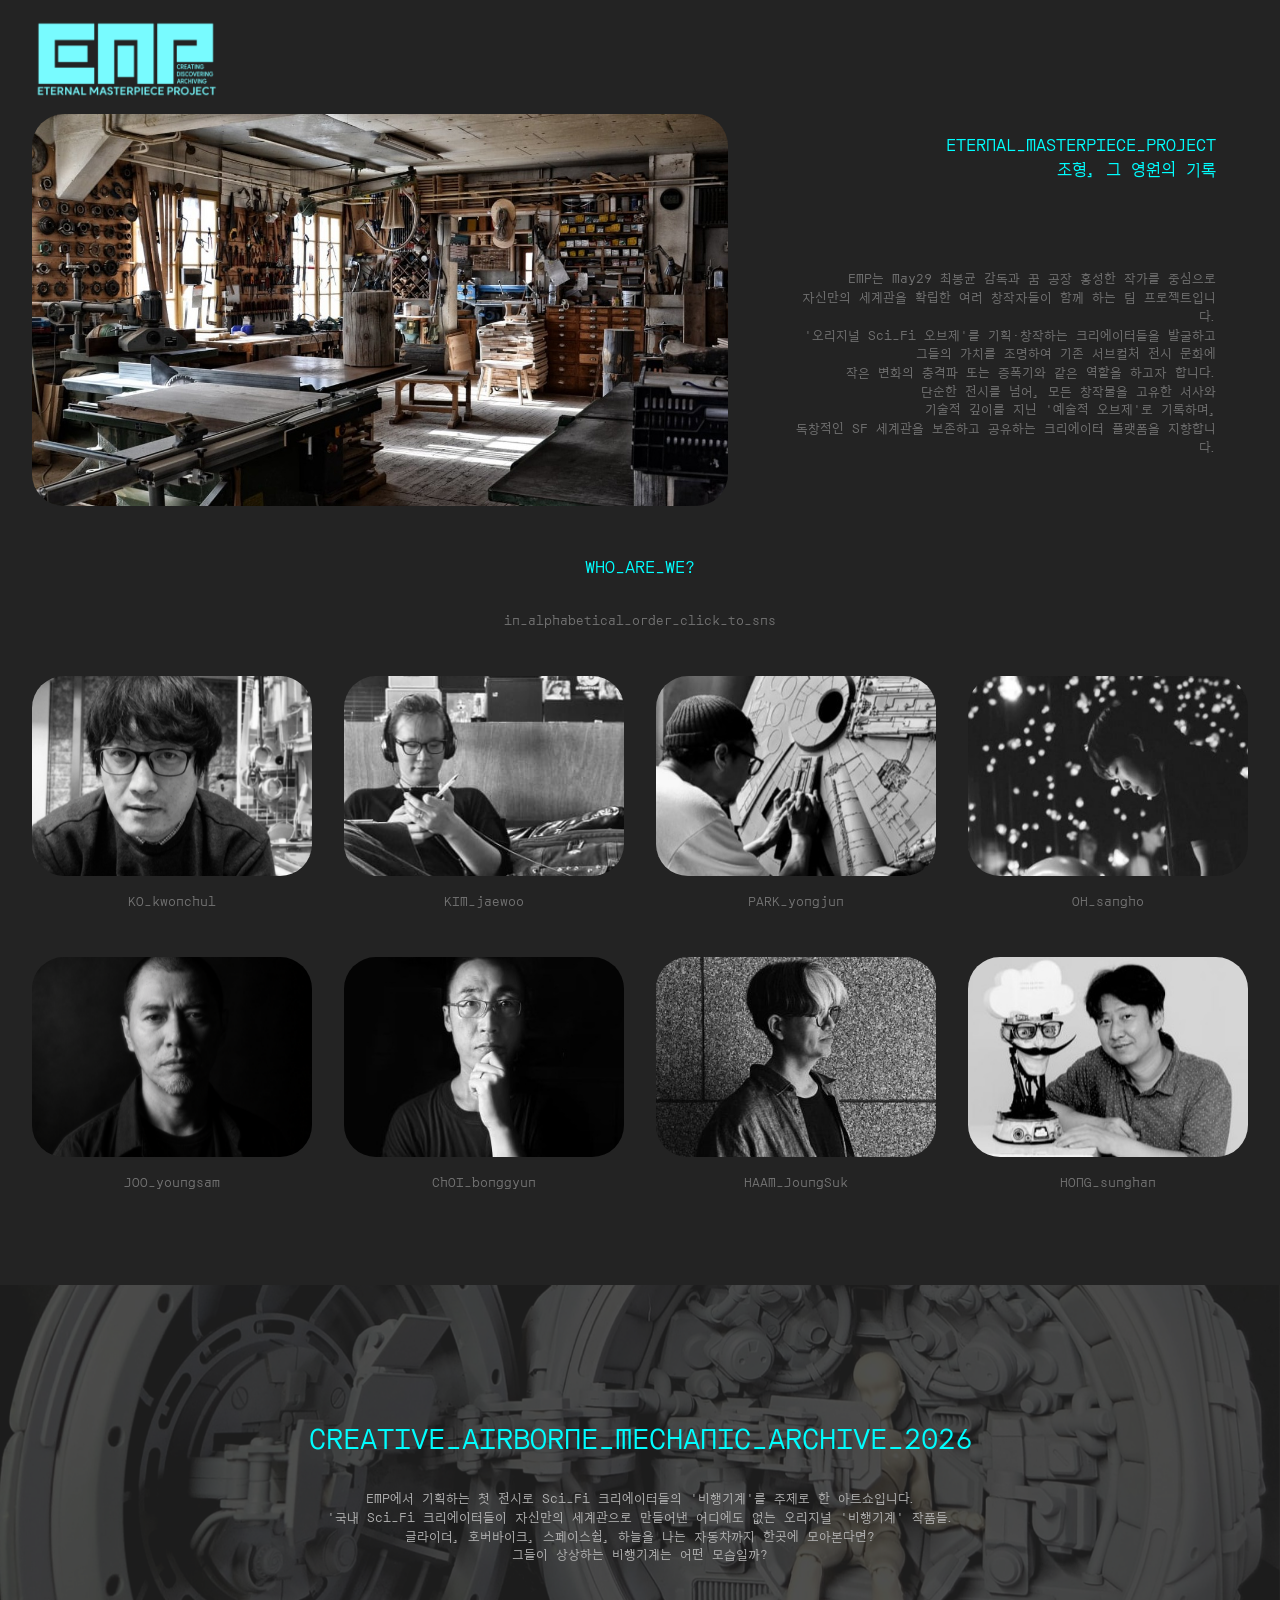
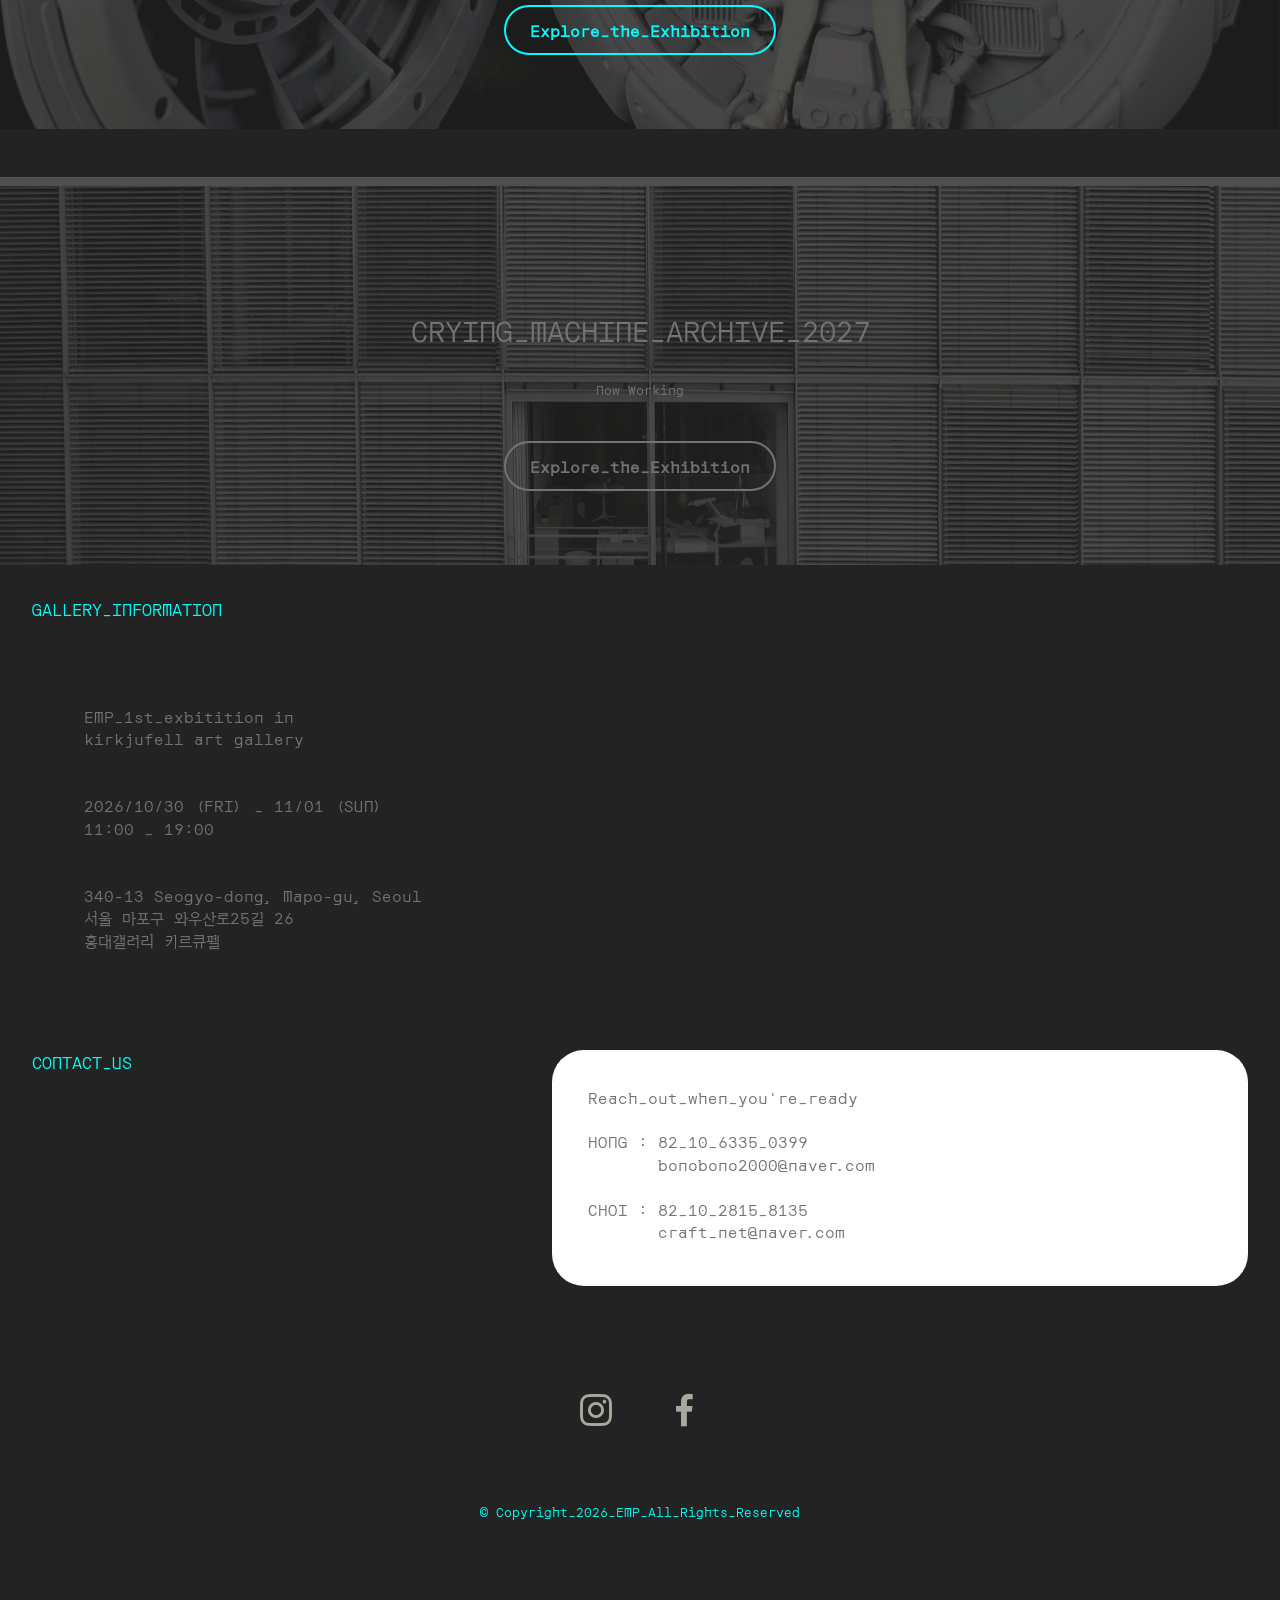
<file: index.html>
<!DOCTYPE html>
<html  >
<head>
  <!-- Site made with Mobirise Website Builder v6.1.12, https://mobirise.com -->
  <meta charset="UTF-8">
  <meta http-equiv="X-UA-Compatible" content="IE=edge">
  <meta name="generator" content="Mobirise v6.1.12, mobirise.com">
  <meta name="viewport" content="width=device-width, initial-scale=1, minimum-scale=1">
  <link rel="shortcut icon" href="assets/images/emp-816x248-128x38.png" type="image/x-icon">
  <meta name="description" content="Eternal Masterpieces Project">
  
  
  <title>EMP</title>
  <link rel="stylesheet" href="assets/bootstrap/css/bootstrap.min.css">
  <link rel="stylesheet" href="assets/parallax/jarallax.css">
  <link rel="stylesheet" href="assets/animatecss/animate.css">
  <link rel="stylesheet" href="assets/socicon/css/styles.css">
  <link rel="stylesheet" href="assets/theme/css/style.css">
  <link rel="preload" href="https://fonts.googleapis.com/css?family=Orbit:400&display=swap" as="style" onload="this.onload=null;this.rel='stylesheet'">
  <noscript><link rel="stylesheet" href="https://fonts.googleapis.com/css?family=Orbit:400&display=swap"></noscript>
  <link rel="preload" as="style" href="assets/mobirise/css/mbr-additional.css?v=YLdHrB"><link rel="stylesheet" href="assets/mobirise/css/mbr-additional.css?v=YLdHrB" type="text/css">

  
  
  
</head>
<body>
  
  <section data-bs-version="5.1" class="header1 cid-tJS9vXDdRK" id="header01-7">
	

	
	

	<div class="container">
		<div class="row justify-content-center">
			<div class="col-12 col-md-12 col-lg-4 image-wrapper">
				<a href="index.html"><img class="w-100" src="assets/images/emp-logo-816x242.png" alt=""></a>
			</div>
			<div class="col-12 col-lg col-md-12">
				<div class="text-wrapper align-left">
					
					
					
				</div>
			</div>
		</div>
	</div>
</section>

<section data-bs-version="5.1" class="header1 cid-vlVJeHqAbJ" id="header01-1z">
	

	
	

	<div class="container">
		<div class="row justify-content-center">
			<div class="col-12 col-md-12 col-lg-7 image-wrapper">
				<img class="w-100" src="assets/images/mbr-1476x978.jpeg" alt="">
			</div>
			<div class="col-12 col-lg col-md-12">
				<div class="text-wrapper align-left">
					<h1 class="mbr-section-title mbr-fonts-style mb-4 display-5">ETERNAL_MASTERPIECE_PROJECT<br>조형, 그 영원의 기록</h1>
					<p class="mbr-text mbr-fonts-style mb-4 display-4"><br><br><br>EMP는 May29 최봉균 감독과 꿈 공장 홍성한 작가를 중심으로
<br>자신만의 세계관을 확립한 여러 창작자들이 함께 하는 팀 프로젝트입니다.
<br>'오리지널 Sci_Fi 오브제'를 기획·창작하는 크리에이터들을 발굴하고 <br>그들의 가치를 조명하여 기존 서브컬처 전시 문화에 <br>작은 변화의 충격파 또는 증폭기와 같은 역할을 하고자 합니다.
<br>단순한 전시를 넘어, 모든 창작물을 고유한 서사와 <br>기술적 깊이를 지닌 '예술적 오브제'로 기록하며,
<br>독창적인 SF 세계관을 보존하고 공유하는 크리에이터 플랫폼을 지향합니다.<br></p>
					
				</div>
			</div>
		</div>
	</div>
</section>

<section data-bs-version="5.1" class="features13 start cid-vlVE7SEpPm" id="features013-1y">
    

<div class="container-fluid">
  <div class="row justify-content-center">
    <div class="col-12 content-head">
      <div class="mbr-section-head mb-5">
        <h1 class="mbr-section-title mbr-fonts-style align-center mb-0 display-5">
          WHO_ARE_WE?
        </h1>
        <h5 class="mbr-section-subtitle mbr-fonts-style align-center mb-0 mt-4 display-4">
          in_alphabetical_order_click_to_sns
        </h5>
      </div>
    </div>
  </div>
  <div class="row mbr-section-content">
    <div class="item features-image col-6 col-md-4 col-lg-3 active">
      <div class="item-wrapper">
        <div class="item-img">
          <a href="https://www.facebook.com/profile.php?id=100007024426555" target="_blank"><img src="assets/images/eab3a0eab68cecb2a0-376x282.png" alt="" title="" data-slide-to="0" data-bs-slide-to="0"></a>
        </div>
        <div class="item-content align-left mt-3">
          
          <h6 class="item-subtitle mbr-fonts-style mb-3 display-4">
            KO_kwonchul
          </h6>
          
        </div>
        
      </div>
    </div><div class="item features-image col-6 col-md-4 col-lg-3">
      <div class="item-wrapper">
        <div class="item-img">
          <a href="https://x.com/rlawodn40" target="_blank"><img src="assets/images/eab980ec9eacec9ab0-firebrush-324x432.jpeg" alt="" title="" data-slide-to="2" data-bs-slide-to="2"></a>
        </div>
        <div class="item-content align-left mt-3">
          
          <h6 class="item-subtitle mbr-fonts-style mb-3 display-4">
            KIM_jaewoo</h6>
          
        </div>
        
      </div>
    </div><div class="item features-image col-6 col-md-4 col-lg-3">
      <div class="item-wrapper">
        <div class="item-img">
          <a href="https://www.instagram.com/pt9000_/" target="_blank"><img src="assets/images/ebb095ec9aa9eca480-376x533.jpeg" alt="" title="" data-slide-to="3" data-bs-slide-to="3"></a>
        </div>
        <div class="item-content align-left mt-3">
          
          <h6 class="item-subtitle mbr-fonts-style mb-3 display-4">
            PARK_yongjun</h6>
          
        </div>
        
      </div>
    </div><div class="item features-image col-6 col-md-4 col-lg-3">
      <div class="item-wrapper">
        <div class="item-img">
          <a href="https://www.facebook.com/sangho.oh.498800/" target="_blank"><img src="assets/images/ec98a4ec8381ed98b82-376x271.jpeg" alt="" title="" data-slide-to="4" data-bs-slide-to="4"></a>
        </div>
        <div class="item-content align-left mt-3">
          
          <h6 class="item-subtitle mbr-fonts-style mb-3 display-4">
            OH_sangho
          </h6>
          
        </div>
        
      </div>
    </div><div class="item features-image col-6 col-md-4 col-lg-3">
      <div class="item-wrapper">
        <div class="item-img">
          <a href="http://3imension.com" target="_blank"><img src="assets/images/joo02-376x501.png" alt="" title="" data-slide-to="6" data-bs-slide-to="6"></a>
        </div>
        <div class="item-content align-left mt-3">
          
          <h6 class="item-subtitle mbr-fonts-style mb-3 display-4">
            JOO_youngsam</h6>
          
        </div>
        
      </div>
    </div><div class="item features-image col-6 col-md-4 col-lg-3">
      <div class="item-wrapper">
        <div class="item-img">
          <a href="http://www.may29.net/" target="_blank"><img src="assets/images/ecb59cebb489eab7a0-376x668.jpeg" alt="" title="" data-slide-to="7" data-bs-slide-to="7"></a>
        </div>
        <div class="item-content align-left mt-3">
          
          <h6 class="item-subtitle mbr-fonts-style mb-3 display-4">
            ChOI_bonggyun</h6>
          
        </div>
        
      </div>
    </div>
    <div class="item features-image col-6 col-md-4 col-lg-3">
      <div class="item-wrapper">
        <div class="item-img">
          <a href="https://www.instagram.com/bluredge.haamjang" target="_blank"><img src="assets/images/ed95a8eca095ec849d-376x512.jpeg" alt="" title="" data-slide-to="8" data-bs-slide-to="8"></a>
        </div>
        <div class="item-content align-left mt-3">
          
          <h6 class="item-subtitle mbr-fonts-style mb-3 display-4">
            HAAM_JoungSuk
          </h6>
          
        </div>
        
      </div>
    </div>
    <div class="item features-image col-6 col-md-4 col-lg-3">
      <div class="item-wrapper">
        <div class="item-img">
          <a href="https://www.instagram.com/storymade2" target="_blank"><img src="assets/images/ed998dec84b1ed959c3-376x285.jpeg" alt="" title="" data-slide-to="9" data-bs-slide-to="9"></a>
        </div>
        <div class="item-content align-left mt-3">
          
          <h6 class="item-subtitle mbr-fonts-style mb-3 display-4">
            HONG_sunghan
          </h6>
          
        </div>
        
      </div>
    </div>
    
    
    

  </div>
</div>
</section>

<section data-bs-version="5.1" class="header18 cid-vlVwd4Jt3r mbr-parallax-background" id="header18-1l">
  

  <div class="mbr-overlay" style="opacity: 0.8; background-color: rgb(35, 35, 35);"></div>
  <div class="container">
    <div class="row">
      <div class="content-wrap col-12 col-md-12">
        <h1 class="mbr-section-title mbr-fonts-style mbr-white mb-4 display-2">
          <br>CREATIVE_AIRBORNE_MECHANIC_ARCHIVE_2026</h1>
        
        <p class="mbr-fonts-style mbr-text mbr-white mb-4 display-4">EMP에서 기획하는 첫 전시로 Sci_Fi 크리에이터들의 '비행기계'를 주제로 한 아트쇼입니다.
<br>'국내 Sci_Fi 크리에이터들이 자신만의 세계관으로 만들어낸 어디에도 없는 오리지널 '비행기계' 작품들.<br>글라이더, 호버바이크, 스페이스쉽, 하늘을 나는 자동차까지 한곳에 모아본다면?
<br>그들이 상상하는 비행기계는 어떤 모습일까?</p>
        <div class="mbr-section-btn"><a class="btn btn-primary-outline display-7" href="2026.html">Explore_the_Exhibition</a></div>
      </div>
    </div>
  </div>
</section>

<section data-bs-version="5.1" class="article11 cid-vlVMy3UAA4" id="article11-24">
    

    
    
    <div class="container">
        <div class="row justify-content-center">
            <div class="title col-md-12 col-lg-5">
                
                
                
            </div>
        </div>
    </div>
</section>

<section data-bs-version="5.1" class="header18 cid-vlVzrsFkdl mbr-parallax-background" id="header18-1m">
  

  <div class="mbr-overlay" style="opacity: 0.8; background-color: rgb(35, 35, 35);"></div>
  <div class="container">
    <div class="row">
      <div class="content-wrap col-12 col-md-12">
        <h1 class="mbr-section-title mbr-fonts-style mbr-white mb-4 display-2">
          <br>CRYING_MACHINE_ARCHIVE_2027</h1>
        
        <p class="mbr-fonts-style mbr-text mbr-white mb-4 display-4">Now Working</p>
        <div class="mbr-section-btn"><a class="btn btn-success-outline display-7">Explore_the_Exhibition</a></div>
      </div>
    </div>
  </div>
</section>

<section data-bs-version="5.1" class="contacts2 map1 cid-vlVvwWh4jx" id="contacts02-1i">

    

    
    <div class="container">
        <div class="mbr-section-head mb-5">
            <h1 class="mbr-section-title mbr-fonts-style align-center mb-0 display-5">GALLERY_INFORMATION</h1>
            
        </div>
        <div class="row justify-content-center mt-4">
            <div class="card col-12 col-md-5">
                <div class="card-wrapper">
                    <div class="text-wrapper">
                        <h1 class="cardTitle mbr-fonts-style mb-2 display-7"><div><span style="font-size: 1rem; text-align: left;">EMP_1st_exbitition in</span><br></div><div>kirkjufell art gallery</div><div><br></div><div><br></div><div>2026/10/30 (FRI) _ 11/01 (SUN)</div>11:00 _ 19:00<br><br><br>340-13 Seogyo-dong, Mapo-gu, Seoul<br>서울 마포구 와우산로25길 26<br>홍대갤러리 키르큐펠<br><br></h1>
                    <ul class="list mbr-fonts-style display-7">
</ul>
                    </div>
                </div>
            </div>
            <div class="map-wrapper col-12 col-md-7">
                <div class="google-map"><iframe frameborder="0" style="border:0" src="https://www.google.com/maps/embed?pb=!1m5!3m3!1m2!1s0x357c9900373eb497%3A0x2007049d465058dd!2z7ZmN64yA6rCk65-s66asIO2CpOultO2BkO2OoA!5e0!3m2!1sko!2skr!4v1784622759684!5m2!1sko!2skr" allowfullscreen=""></iframe></div>
            </div>
        </div>
    </div>
</section>

<section data-bs-version="5.1" class="people01 cid-vlVvxAagze" id="people01-1j">
  

  

  <div class="container">
    <div class="row">
      <div class="col-lg-5 mb-5">
        <h1 class="mbr-section-maintitle mbr-fonts-style mb-4 display-5">
          CONTACT_US</h1>
        

        
      </div>

      <div class="col-lg-7">
        <div class="item features-without-image active">
          <div class="item-wrapper">
            <div class="row align-items-center">
              <div class="col-md-7">
                <div class="align-left">
                  <h1 class="mbr-section-title mbr-fonts-style mb-2 display-7">Reach_out_when_you're_ready<br><br>HONG : 82_10_6335_0399<br>&nbsp; &nbsp; &nbsp; &nbsp;bonobono2000@naver.com<br><br>CHOI : 82_10_2815_8135<br><div>&nbsp; &nbsp; &nbsp; &nbsp;craft_net@naver.com</div></h1>
                  
                  
                </div>
              </div>

              <div class="col-md-5">
                
              </div>
            </div>
          </div>
        </div>
        
        
      </div>
    </div>
  </div>
</section>

<section data-bs-version="5.1" class="footer1 programm5 cid-vlVvCBHb6e" once="footers" id="footer03-1k">

        

    

    <div class="container">
        <div class="row">

            

            <div class="col-12">
                <div class="social-row">
                    <div class="soc-item">
                        <a href="https://www.instagram.com/e.m.p_ark/" target="_blank">
                            <span class="mbr-iconfont display-7 socicon-instagram socicon" style=""></span>
                        </a>
                    </div>
                    <div class="soc-item">
                        <a href="https://www.facebook.com/groups/1547420273323174" target="_blank">
                            <span class="mbr-iconfont socicon-facebook socicon" style=""></span>
                        </a>
                    </div>
                    
                    
                    
                </div>
            </div>
            <div class="col-12 mt-5">
                <p class="mbr-fonts-style copyright display-4">
                    © Copyright_2026_EMP_All_Rights_Reserved
                </p>
            </div>
        </div>
    </div>
</section><section class="display-7" style="padding: 0;align-items: center;justify-content: center;flex-wrap: wrap;    align-content: center;display: flex;position: relative;height: 4rem;"><a href="https://mobiri.se/4609597" style="flex: 1 1;height: 4rem;position: absolute;width: 100%;z-index: 1;"><img alt="" style="height: 4rem;" src="[data-uri]"></a><p style="margin: 0;text-align: center;" class="display-7">&#8204;</p><a style="z-index:1" href="https://mobirise.com/builder/ai-website-builder.html">AI Website Software</a></section><script src="assets/bootstrap/js/bootstrap.bundle.min.js"></script>  <script src="assets/parallax/jarallax.js"></script>  <script src="assets/smoothscroll/smooth-scroll.js"></script>  <script src="assets/ytplayer/index.js"></script>  <script src="assets/theme/js/script.js"></script>  
  
  
  <input name="animation" type="hidden">
  </body>
</html>
</file>
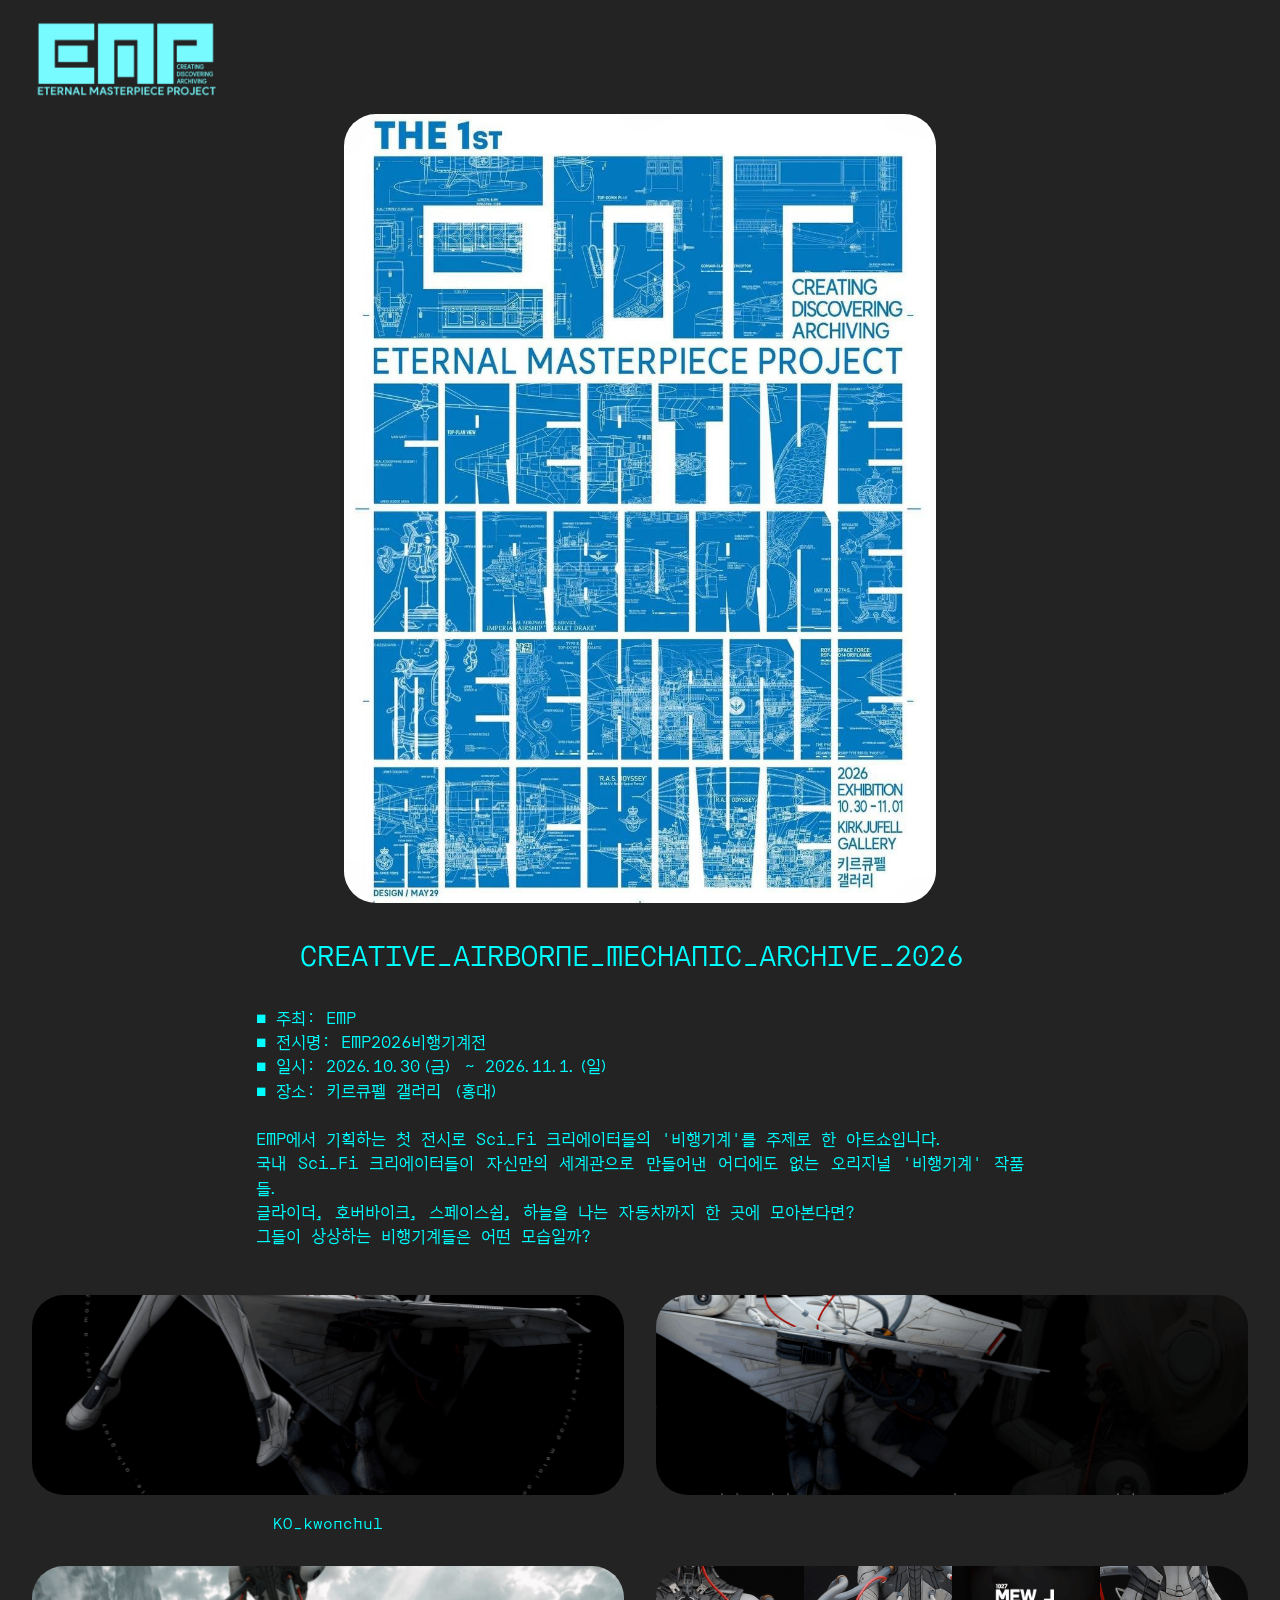
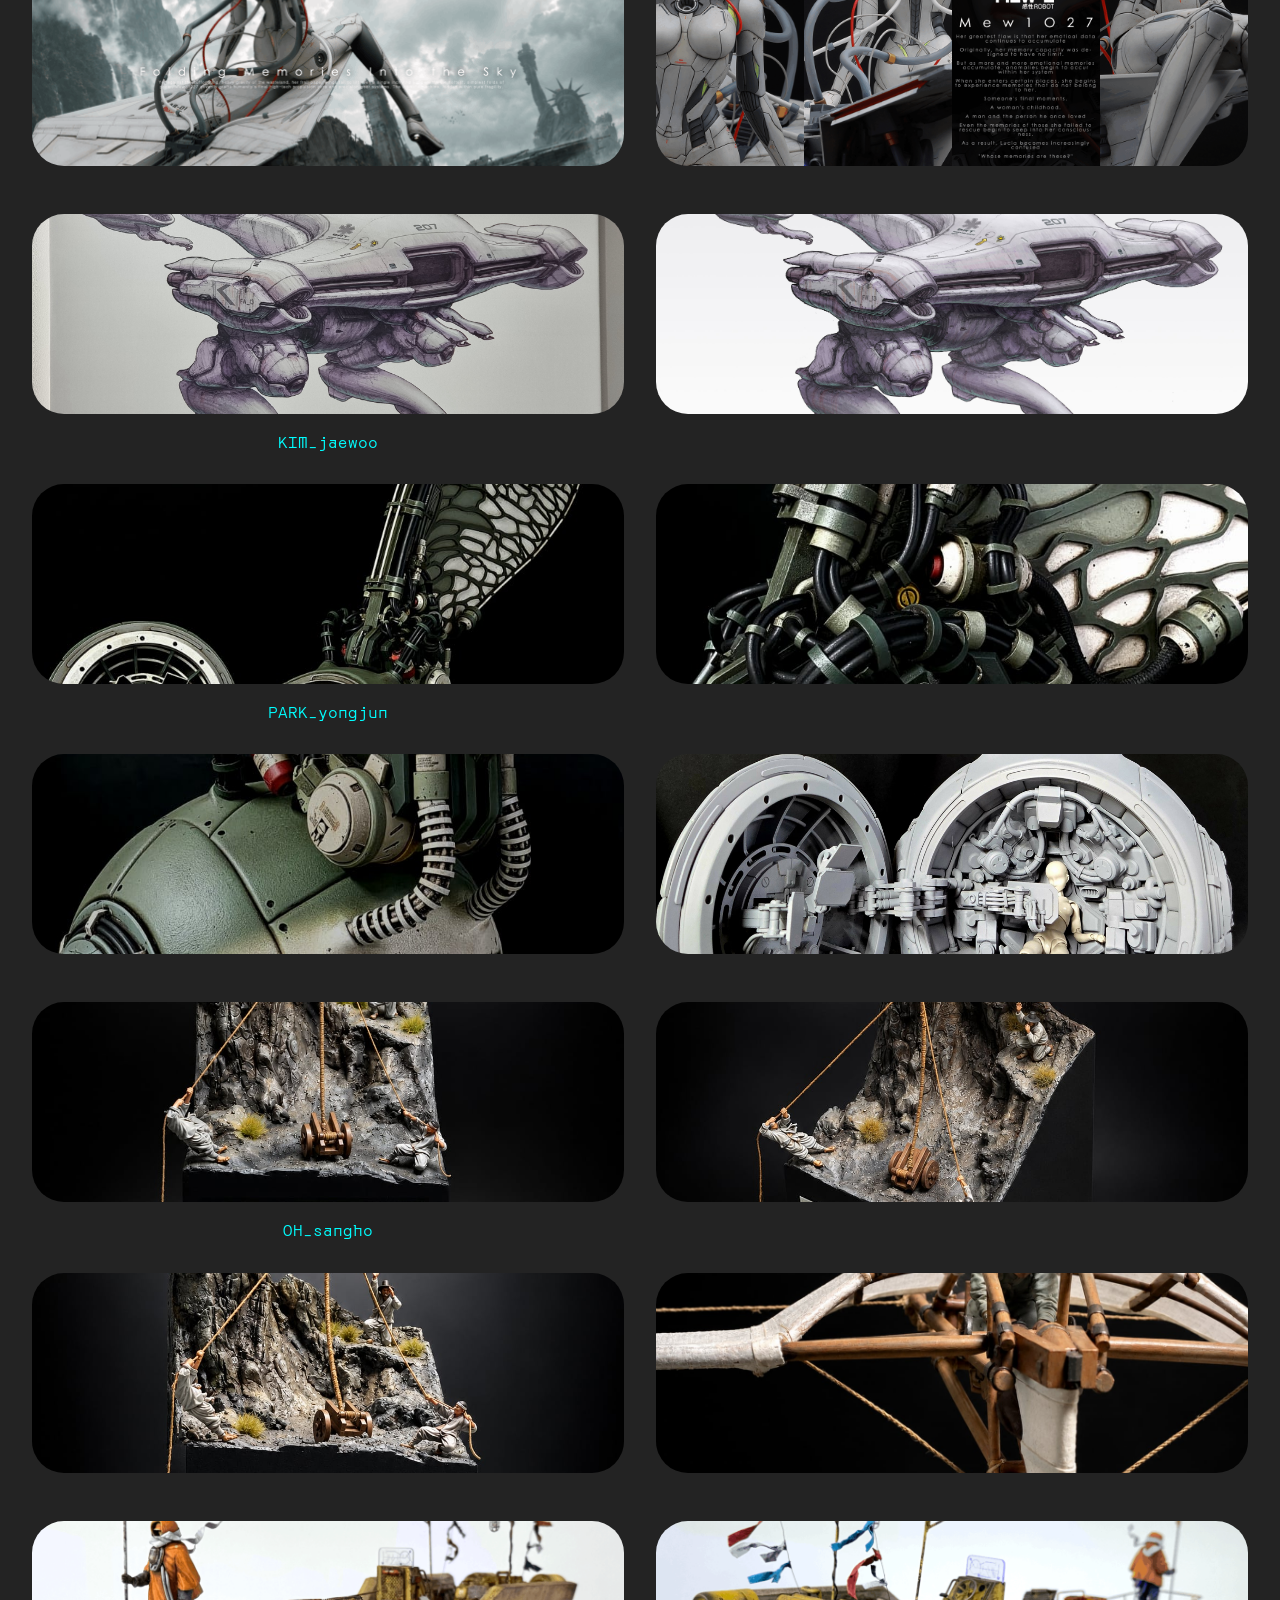
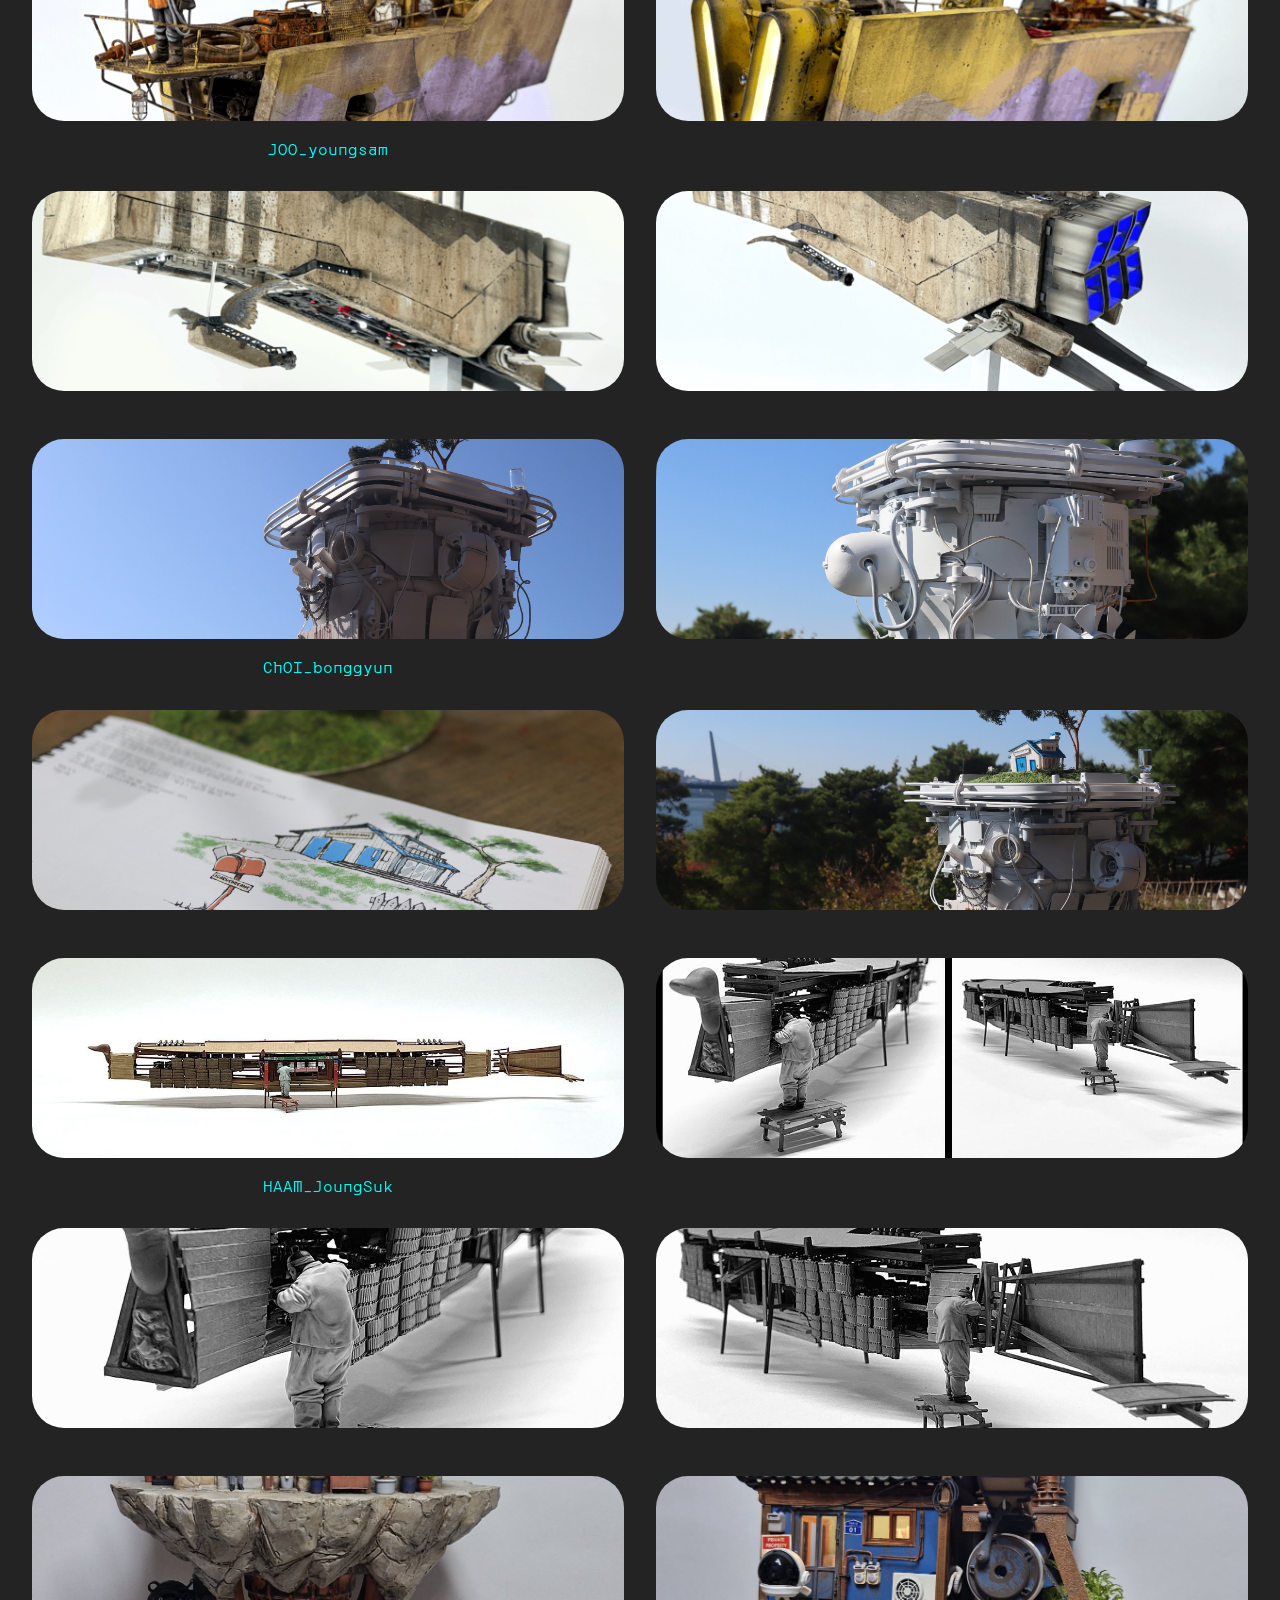
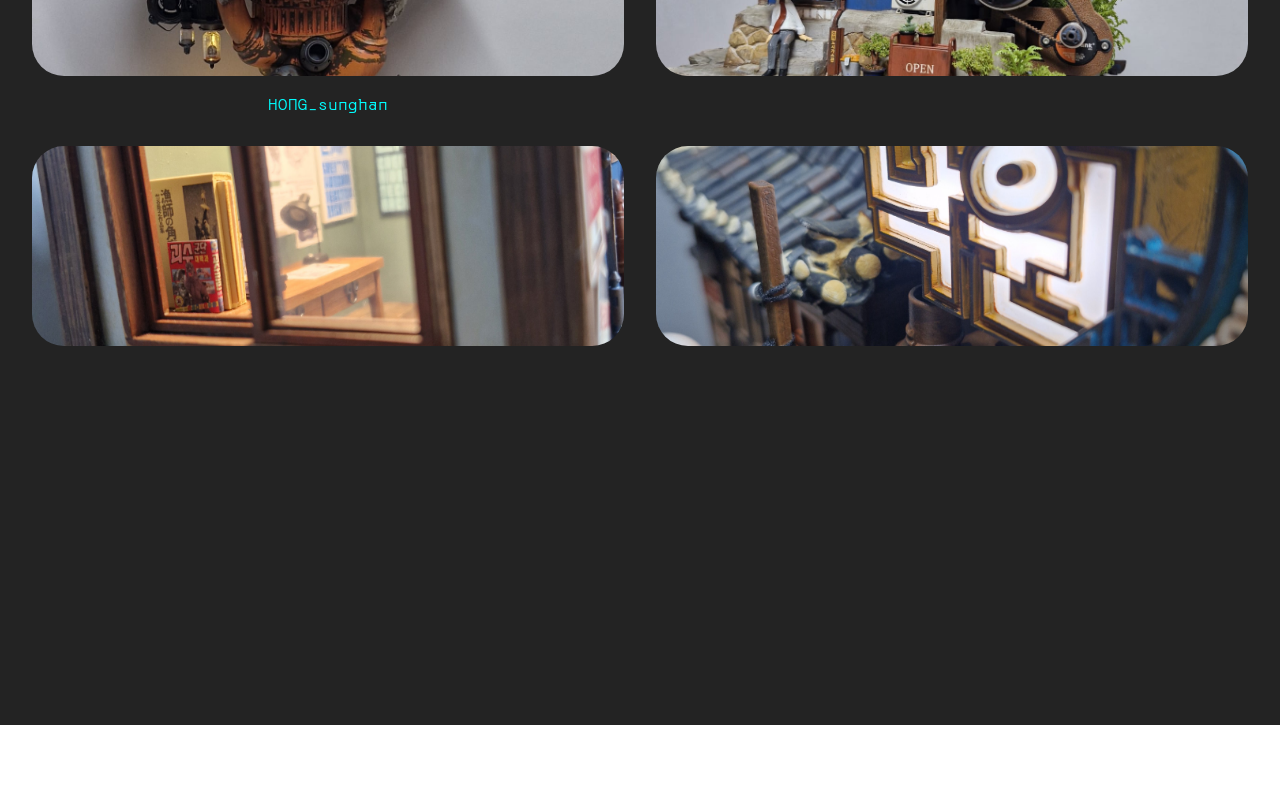
<file: 2026.html>
<!DOCTYPE html>
<html  >
<head>
  <!-- Site made with Mobirise Website Builder v6.1.12, https://mobirise.com -->
  <meta charset="UTF-8">
  <meta http-equiv="X-UA-Compatible" content="IE=edge">
  <meta name="generator" content="Mobirise v6.1.12, mobirise.com">
  <meta name="viewport" content="width=device-width, initial-scale=1, minimum-scale=1">
  <link rel="shortcut icon" href="assets/images/emp-816x248-128x38.png" type="image/x-icon">
  <meta name="description" content="Eternal Masterpieces Project">
  
  
  <title>2026</title>
  <link rel="stylesheet" href="assets/web/assets/mobirise-icons2/mobirise2.css">
  <link rel="stylesheet" href="assets/bootstrap/css/bootstrap.min.css">
  <link rel="stylesheet" href="assets/animatecss/animate.css">
  <link rel="stylesheet" href="assets/socicon/css/styles.css">
  <link rel="stylesheet" href="assets/theme/css/style.css">
  <link rel="preload" href="https://fonts.googleapis.com/css?family=Orbit:400&display=swap" as="style" onload="this.onload=null;this.rel='stylesheet'">
  <noscript><link rel="stylesheet" href="https://fonts.googleapis.com/css?family=Orbit:400&display=swap"></noscript>
  <link rel="preload" as="style" href="assets/mobirise/css/mbr-additional.css?v=ekrO78"><link rel="stylesheet" href="assets/mobirise/css/mbr-additional.css?v=ekrO78" type="text/css">

  
  
  
</head>
<body>
  
  <section data-bs-version="5.1" class="header1 cid-vqa9zmQRCw" id="header01-2j">
	

	
	

	<div class="container">
		<div class="row justify-content-center">
			<div class="col-12 col-md-12 col-lg-4 image-wrapper">
				<a href="index.html"><img class="w-100" src="assets/images/emp-logo-816x242.png" alt=""></a>
			</div>
			<div class="col-12 col-lg col-md-12">
				<div class="text-wrapper align-left">
					
					
					
				</div>
			</div>
		</div>
	</div>
</section>

<section data-bs-version="5.1" class="header12 cid-vqa6vnCwrX" id="header12-2h">
  
  

  <div class="text-center container">
    <div class="row mb-4 justify-content-center">
      <div class="col-12 col-md-6">
        <img class="w-100" src="assets/images/photo-2026-09-13-16-10-40-960x1280.jpg" alt="">
      </div>
    </div>
    <div class="row justify-content-center">
      <div class="col-md-12 content-head">
        <h1 class="mbr-section-title mbr-fonts-style mb-4 display-2">CREATIVE_AIRBORNE_MECHANIC_ARCHIVE_2026&nbsp;<br></h1>
        <p class="mbr-text mbr-fonts-style mb-4 display-5">■ 주최: EMP
<br>■ 전시명: EMP2026비행기계전
<br>■ 일시: 2026.10.30(금) ~ 2026.11.1.(일)
<br>■ 장소: 키르큐펠 갤러리 (홍대)<br><br>EMP에서 기획하는 첫 전시로 Sci_Fi 크리에이터들의 '비행기계'를 주제로 한 아트쇼입니다.
<br>국내 Sci_Fi 크리에이터들이 자신만의 세계관으로 만들어낸 어디에도 없는 오리지널 '비행기계' 작품들.
<br>글라이더, 호버바이크, 스페이스쉽, 하늘을 나는 자동차까지 한 곳에 모아본다면?
<br>그들이 상상하는 비행기계들은 어떤 모습일까?<br></p>
        
      </div>
    </div>
  </div>
</section>

<section data-bs-version="5.1" class="gallery1 mbr-gallery cid-vrQJB5JG8g" id="gallery01-2k">
    
    

    <div class="container">
        <div class="row justify-content-center">
            <div class="col-12 content-head">
                
            </div>
        </div>
        
        <div class="row mbr-gallery">
            
            
            
            <div class="col-12 col-md-6 col-lg-6 item gallery-image active">
                <div class="item-wrapper mb-3" data-toggle="modal" data-bs-toggle="modal" data-target="#vzo9VUcvCA-modal" data-bs-target="#vzo9VUcvCA-modal">
                    <img class="w-100" src="assets/images/eab3a0eab68cecb2a004-596x963.png" alt="" data-slide-to="0" data-bs-slide-to="0" data-target="#lb-vzo9VUcvCA" data-bs-target="#lb-vzo9VUcvCA">
                    <div class="icon-wrapper">
                        <span class="mobi-mbri mobi-mbri-search mbr-iconfont mbr-iconfont-btn"></span>
                    </div>
                </div>
                <h6 class="mbr-item-subtitle mbr-fonts-style align-center mb-0 mt-3 display-7">KO_kwonchul</h6>
            </div><div class="col-12 col-md-6 col-lg-6 item gallery-image">
                <div class="item-wrapper mb-3" data-toggle="modal" data-bs-toggle="modal" data-target="#vzo9VUcvCA-modal" data-bs-target="#vzo9VUcvCA-modal">
                    <img class="w-100" src="assets/images/eab3a0eab68cecb2a005-596x418.png" alt="" data-slide-to="1" data-bs-slide-to="1" data-target="#lb-vzo9VUcvCA" data-bs-target="#lb-vzo9VUcvCA">
                    <div class="icon-wrapper">
                        <span class="mobi-mbri mobi-mbri-search mbr-iconfont mbr-iconfont-btn"></span>
                    </div>
                </div>
                <h6 class="mbr-item-subtitle mbr-fonts-style align-center mb-0 mt-3 display-7"></h6>
            </div><div class="col-12 col-md-6 col-lg-6 item gallery-image">
                <div class="item-wrapper mb-3" data-toggle="modal" data-bs-toggle="modal" data-target="#vzo9VUcvCA-modal" data-bs-target="#vzo9VUcvCA-modal">
                    <img class="w-100" src="assets/images/eab3a0eab68cecb2a006-596x602.png" alt="" data-slide-to="2" data-bs-slide-to="2" data-target="#lb-vzo9VUcvCA" data-bs-target="#lb-vzo9VUcvCA">
                    <div class="icon-wrapper">
                        <span class="mobi-mbri mobi-mbri-search mbr-iconfont mbr-iconfont-btn"></span>
                    </div>
                </div>
                <h6 class="mbr-item-subtitle mbr-fonts-style align-center mb-0 mt-3 display-7"></h6>
            </div><div class="col-12 col-md-6 col-lg-6 item gallery-image">
                <div class="item-wrapper mb-3" data-toggle="modal" data-bs-toggle="modal" data-target="#vzo9VUcvCA-modal" data-bs-target="#vzo9VUcvCA-modal">
                    <img class="w-100" src="assets/images/eab3a0eab68cecb2a007-1600x1400.png" alt="" data-slide-to="3" data-bs-slide-to="3" data-target="#lb-vzo9VUcvCA" data-bs-target="#lb-vzo9VUcvCA">
                    <div class="icon-wrapper">
                        <span class="mobi-mbri mobi-mbri-search mbr-iconfont mbr-iconfont-btn"></span>
                    </div>
                </div>
                <h6 class="mbr-item-subtitle mbr-fonts-style align-center mb-0 mt-3 display-7"></h6>
            </div><div class="col-12 col-md-6 col-lg-6 item gallery-image">
                <div class="item-wrapper mb-3" data-toggle="modal" data-bs-toggle="modal" data-target="#vzo9VUcvCA-modal" data-bs-target="#vzo9VUcvCA-modal">
                    <img class="w-100" src="assets/images/eab980ec9eacec9ab001-4000x3000.jpg" alt="" data-slide-to="4" data-bs-slide-to="4" data-target="#lb-vzo9VUcvCA" data-bs-target="#lb-vzo9VUcvCA">
                    <div class="icon-wrapper">
                        <span class="mobi-mbri mobi-mbri-search mbr-iconfont mbr-iconfont-btn"></span>
                    </div>
                </div>
                <h6 class="mbr-item-subtitle mbr-fonts-style align-center mb-0 mt-3 display-7">KIM_jaewoo</h6>
            </div><div class="col-12 col-md-6 col-lg-6 item gallery-image">
                <div class="item-wrapper mb-3" data-toggle="modal" data-bs-toggle="modal" data-target="#vzo9VUcvCA-modal" data-bs-target="#vzo9VUcvCA-modal">
                    <img class="w-100" src="assets/images/eab980ec9eacec9ab002-3000x1854.jpg" alt="" data-slide-to="5" data-bs-slide-to="5" data-target="#lb-vzo9VUcvCA" data-bs-target="#lb-vzo9VUcvCA">
                    <div class="icon-wrapper">
                        <span class="mobi-mbri mobi-mbri-search mbr-iconfont mbr-iconfont-btn"></span>
                    </div>
                </div>
                <h6 class="mbr-item-subtitle mbr-fonts-style align-center mb-0 mt-3 display-7"></h6>
            </div><div class="col-12 col-md-6 col-lg-6 item gallery-image">
                <div class="item-wrapper mb-3" data-toggle="modal" data-bs-toggle="modal" data-target="#vzo9VUcvCA-modal" data-bs-target="#vzo9VUcvCA-modal">
                    <img class="w-100" src="assets/images/ebb095ec9aa9eca48005-816x1002.jpg" alt="" data-slide-to="6" data-bs-slide-to="6" data-target="#lb-vzo9VUcvCA" data-bs-target="#lb-vzo9VUcvCA">
                    <div class="icon-wrapper">
                        <span class="mobi-mbri mobi-mbri-search mbr-iconfont mbr-iconfont-btn"></span>
                    </div>
                </div>
                <h6 class="mbr-item-subtitle mbr-fonts-style align-center mb-0 mt-3 display-7">PARK_yongjun</h6>
            </div><div class="col-12 col-md-6 col-lg-6 item gallery-image">
                <div class="item-wrapper mb-3" data-toggle="modal" data-bs-toggle="modal" data-target="#vzo9VUcvCA-modal" data-bs-target="#vzo9VUcvCA-modal">
                    <img class="w-100" src="assets/images/ebb095ec9aa9eca48006-816x1317.jpg" alt="" data-slide-to="7" data-bs-slide-to="7" data-target="#lb-vzo9VUcvCA" data-bs-target="#lb-vzo9VUcvCA">
                    <div class="icon-wrapper">
                        <span class="mobi-mbri mobi-mbri-search mbr-iconfont mbr-iconfont-btn"></span>
                    </div>
                </div>
                <h6 class="mbr-item-subtitle mbr-fonts-style align-center mb-0 mt-3 display-7"></h6>
            </div><div class="col-12 col-md-6 col-lg-6 item gallery-image">
                <div class="item-wrapper mb-3" data-toggle="modal" data-bs-toggle="modal" data-target="#vzo9VUcvCA-modal" data-bs-target="#vzo9VUcvCA-modal">
                    <img class="w-100" src="assets/images/ebb095ec9aa9eca48007-816x1230.jpg" alt="" data-slide-to="8" data-bs-slide-to="8" data-target="#lb-vzo9VUcvCA" data-bs-target="#lb-vzo9VUcvCA">
                    <div class="icon-wrapper">
                        <span class="mobi-mbri mobi-mbri-search mbr-iconfont mbr-iconfont-btn"></span>
                    </div>
                </div>
                <h6 class="mbr-item-subtitle mbr-fonts-style align-center mb-0 mt-3 display-7"></h6>
            </div><div class="col-12 col-md-6 col-lg-6 item gallery-image">
                <div class="item-wrapper mb-3" data-toggle="modal" data-bs-toggle="modal" data-target="#vzo9VUcvCA-modal" data-bs-target="#vzo9VUcvCA-modal">
                    <img class="w-100" src="assets/images/ebb095ec9aa9eca48004-2246x2068.jpg" alt="" data-slide-to="9" data-bs-slide-to="9" data-target="#lb-vzo9VUcvCA" data-bs-target="#lb-vzo9VUcvCA">
                    <div class="icon-wrapper">
                        <span class="mobi-mbri mobi-mbri-search mbr-iconfont mbr-iconfont-btn"></span>
                    </div>
                </div>
                <h6 class="mbr-item-subtitle mbr-fonts-style align-center mb-0 mt-3 display-7"></h6>
            </div><div class="col-12 col-md-6 col-lg-6 item gallery-image">
                <div class="item-wrapper mb-3" data-toggle="modal" data-bs-toggle="modal" data-target="#vzo9VUcvCA-modal" data-bs-target="#vzo9VUcvCA-modal">
                    <img class="w-100" src="assets/images/ec98a4ec8381ed98b809-1086x1448.jpg" alt="" data-slide-to="10" data-bs-slide-to="10" data-target="#lb-vzo9VUcvCA" data-bs-target="#lb-vzo9VUcvCA">
                    <div class="icon-wrapper">
                        <span class="mobi-mbri mobi-mbri-search mbr-iconfont mbr-iconfont-btn"></span>
                    </div>
                </div>
                <h6 class="mbr-item-subtitle mbr-fonts-style align-center mb-0 mt-3 display-7">OH_sangho</h6>
            </div><div class="col-12 col-md-6 col-lg-6 item gallery-image">
                <div class="item-wrapper mb-3" data-toggle="modal" data-bs-toggle="modal" data-target="#vzo9VUcvCA-modal" data-bs-target="#vzo9VUcvCA-modal">
                    <img class="w-100" src="assets/images/ec98a4ec8381ed98b808-1086x1448.jpg" alt="" data-slide-to="11" data-bs-slide-to="11" data-target="#lb-vzo9VUcvCA" data-bs-target="#lb-vzo9VUcvCA">
                    <div class="icon-wrapper">
                        <span class="mobi-mbri mobi-mbri-search mbr-iconfont mbr-iconfont-btn"></span>
                    </div>
                </div>
                <h6 class="mbr-item-subtitle mbr-fonts-style align-center mb-0 mt-3 display-7"></h6>
            </div><div class="col-12 col-md-6 col-lg-6 item gallery-image">
                <div class="item-wrapper mb-3" data-toggle="modal" data-bs-toggle="modal" data-target="#vzo9VUcvCA-modal" data-bs-target="#vzo9VUcvCA-modal">
                    <img class="w-100" src="assets/images/ec98a4ec8381ed98b807-1086x1448.jpg" alt="" data-slide-to="12" data-bs-slide-to="12" data-target="#lb-vzo9VUcvCA" data-bs-target="#lb-vzo9VUcvCA">
                    <div class="icon-wrapper">
                        <span class="mobi-mbri mobi-mbri-search mbr-iconfont mbr-iconfont-btn"></span>
                    </div>
                </div>
                <h6 class="mbr-item-subtitle mbr-fonts-style align-center mb-0 mt-3 display-7"></h6>
            </div><div class="col-12 col-md-6 col-lg-6 item gallery-image">
                <div class="item-wrapper mb-3" data-toggle="modal" data-bs-toggle="modal" data-target="#vzo9VUcvCA-modal" data-bs-target="#vzo9VUcvCA-modal">
                    <img class="w-100" src="assets/images/ec98a4ec8381ed98b810-1256x942.jpg" alt="" data-slide-to="13" data-bs-slide-to="13" data-target="#lb-vzo9VUcvCA" data-bs-target="#lb-vzo9VUcvCA">
                    <div class="icon-wrapper">
                        <span class="mobi-mbri mobi-mbri-search mbr-iconfont mbr-iconfont-btn"></span>
                    </div>
                </div>
                <h6 class="mbr-item-subtitle mbr-fonts-style align-center mb-0 mt-3 display-7"></h6>
            </div>
            <div class="col-12 col-md-6 col-lg-6 item gallery-image">
                <div class="item-wrapper mb-3" data-toggle="modal" data-bs-toggle="modal" data-target="#vzo9VUcvCA-modal" data-bs-target="#vzo9VUcvCA-modal">
                    <img class="w-100" src="assets/images/eca3bcec9881ec82bc03-1256x942.png" alt="" data-slide-to="14" data-bs-slide-to="14" data-target="#lb-vzo9VUcvCA" data-bs-target="#lb-vzo9VUcvCA">
                    <div class="icon-wrapper">
                        <span class="mobi-mbri mobi-mbri-search mbr-iconfont mbr-iconfont-btn"></span>
                    </div>
                </div>
                <h6 class="mbr-item-subtitle mbr-fonts-style align-center mb-0 mt-3 display-7">JOO_youngsam</h6>
            </div><div class="col-12 col-md-6 col-lg-6 item gallery-image">
                <div class="item-wrapper mb-3" data-toggle="modal" data-bs-toggle="modal" data-target="#vzo9VUcvCA-modal" data-bs-target="#vzo9VUcvCA-modal">
                    <img class="w-100" src="assets/images/eca3bcec9881ec82bc04-1256x942.png" alt="" data-slide-to="15" data-bs-slide-to="15" data-target="#lb-vzo9VUcvCA" data-bs-target="#lb-vzo9VUcvCA">
                    <div class="icon-wrapper">
                        <span class="mobi-mbri mobi-mbri-search mbr-iconfont mbr-iconfont-btn"></span>
                    </div>
                </div>
                <h6 class="mbr-item-subtitle mbr-fonts-style align-center mb-0 mt-3 display-7"></h6>
            </div><div class="col-12 col-md-6 col-lg-6 item gallery-image">
                <div class="item-wrapper mb-3" data-toggle="modal" data-bs-toggle="modal" data-target="#vzo9VUcvCA-modal" data-bs-target="#vzo9VUcvCA-modal">
                    <img class="w-100" src="assets/images/eca3bcec9881ec82bc07-1256x942.png" alt="" data-slide-to="16" data-bs-slide-to="16" data-target="#lb-vzo9VUcvCA" data-bs-target="#lb-vzo9VUcvCA">
                    <div class="icon-wrapper">
                        <span class="mobi-mbri mobi-mbri-search mbr-iconfont mbr-iconfont-btn"></span>
                    </div>
                </div>
                <h6 class="mbr-item-subtitle mbr-fonts-style align-center mb-0 mt-3 display-7"></h6>
            </div><div class="col-12 col-md-6 col-lg-6 item gallery-image">
                <div class="item-wrapper mb-3" data-toggle="modal" data-bs-toggle="modal" data-target="#vzo9VUcvCA-modal" data-bs-target="#vzo9VUcvCA-modal">
                    <img class="w-100" src="assets/images/eca3bcec9881ec82bc08-1256x942.png" alt="" data-slide-to="17" data-bs-slide-to="17" data-target="#lb-vzo9VUcvCA" data-bs-target="#lb-vzo9VUcvCA">
                    <div class="icon-wrapper">
                        <span class="mobi-mbri mobi-mbri-search mbr-iconfont mbr-iconfont-btn"></span>
                    </div>
                </div>
                <h6 class="mbr-item-subtitle mbr-fonts-style align-center mb-0 mt-3 display-7"></h6>
            </div><div class="col-12 col-md-6 col-lg-6 item gallery-image">
                <div class="item-wrapper mb-3" data-toggle="modal" data-bs-toggle="modal" data-target="#vzo9VUcvCA-modal" data-bs-target="#vzo9VUcvCA-modal">
                    <img class="w-100" src="assets/images/ecb59cebb489eab7a002-4000x3002.jpg" alt="" data-slide-to="18" data-bs-slide-to="18" data-target="#lb-vzo9VUcvCA" data-bs-target="#lb-vzo9VUcvCA">
                    <div class="icon-wrapper">
                        <span class="mobi-mbri mobi-mbri-search mbr-iconfont mbr-iconfont-btn"></span>
                    </div>
                </div>
                <h6 class="mbr-item-subtitle mbr-fonts-style align-center mb-0 mt-3 display-7">ChOI_bonggyun</h6>
            </div><div class="col-12 col-md-6 col-lg-6 item gallery-image">
                <div class="item-wrapper mb-3" data-toggle="modal" data-bs-toggle="modal" data-target="#vzo9VUcvCA-modal" data-bs-target="#vzo9VUcvCA-modal">
                    <img class="w-100" src="assets/images/ecb59cebb489eab7a003-4000x3002.jpg" alt="" data-slide-to="19" data-bs-slide-to="19" data-target="#lb-vzo9VUcvCA" data-bs-target="#lb-vzo9VUcvCA">
                    <div class="icon-wrapper">
                        <span class="mobi-mbri mobi-mbri-search mbr-iconfont mbr-iconfont-btn"></span>
                    </div>
                </div>
                <h6 class="mbr-item-subtitle mbr-fonts-style align-center mb-0 mt-3 display-7"></h6>
            </div><div class="col-12 col-md-6 col-lg-6 item gallery-image">
                <div class="item-wrapper mb-3" data-toggle="modal" data-bs-toggle="modal" data-target="#vzo9VUcvCA-modal" data-bs-target="#vzo9VUcvCA-modal">
                    <img class="w-100" src="assets/images/ecb59cebb489eab7a004-4000x3002.jpg" alt="" data-slide-to="20" data-bs-slide-to="20" data-target="#lb-vzo9VUcvCA" data-bs-target="#lb-vzo9VUcvCA">
                    <div class="icon-wrapper">
                        <span class="mobi-mbri mobi-mbri-search mbr-iconfont mbr-iconfont-btn"></span>
                    </div>
                </div>
                <h6 class="mbr-item-subtitle mbr-fonts-style align-center mb-0 mt-3 display-7"></h6>
            </div><div class="col-12 col-md-6 col-lg-6 item gallery-image">
                <div class="item-wrapper mb-3" data-toggle="modal" data-bs-toggle="modal" data-target="#vzo9VUcvCA-modal" data-bs-target="#vzo9VUcvCA-modal">
                    <img class="w-100" src="assets/images/ecb59cebb489eab7a005-4000x3002.jpg" alt="" data-slide-to="21" data-bs-slide-to="21" data-target="#lb-vzo9VUcvCA" data-bs-target="#lb-vzo9VUcvCA">
                    <div class="icon-wrapper">
                        <span class="mobi-mbri mobi-mbri-search mbr-iconfont mbr-iconfont-btn"></span>
                    </div>
                </div>
                <h6 class="mbr-item-subtitle mbr-fonts-style align-center mb-0 mt-3 display-7"></h6>
            </div><div class="col-12 col-md-6 col-lg-6 item gallery-image">
                <div class="item-wrapper mb-3" data-toggle="modal" data-bs-toggle="modal" data-target="#vzo9VUcvCA-modal" data-bs-target="#vzo9VUcvCA-modal">
                    <img class="w-100" src="assets/images/ed95a8eca095ec849d10-1080x1080.jpg" alt="" data-slide-to="22" data-bs-slide-to="22" data-target="#lb-vzo9VUcvCA" data-bs-target="#lb-vzo9VUcvCA">
                    <div class="icon-wrapper">
                        <span class="mobi-mbri mobi-mbri-search mbr-iconfont mbr-iconfont-btn"></span>
                    </div>
                </div>
                <h6 class="mbr-item-subtitle mbr-fonts-style align-center mb-0 mt-3 display-7">HAAM_JoungSuk</h6>
            </div><div class="col-12 col-md-6 col-lg-6 item gallery-image">
                <div class="item-wrapper mb-3" data-toggle="modal" data-bs-toggle="modal" data-target="#vzo9VUcvCA-modal" data-bs-target="#vzo9VUcvCA-modal">
                    <img class="w-100" src="assets/images/ed95a8eca095ec849d16-1080x1080.jpg" alt="" data-slide-to="23" data-bs-slide-to="23" data-target="#lb-vzo9VUcvCA" data-bs-target="#lb-vzo9VUcvCA">
                    <div class="icon-wrapper">
                        <span class="mobi-mbri mobi-mbri-search mbr-iconfont mbr-iconfont-btn"></span>
                    </div>
                </div>
                <h6 class="mbr-item-subtitle mbr-fonts-style align-center mb-0 mt-3 display-7"></h6>
            </div><div class="col-12 col-md-6 col-lg-6 item gallery-image">
                <div class="item-wrapper mb-3" data-toggle="modal" data-bs-toggle="modal" data-target="#vzo9VUcvCA-modal" data-bs-target="#vzo9VUcvCA-modal">
                    <img class="w-100" src="assets/images/ed95a8eca095ec849d14-1080x1080.jpg" alt="" data-slide-to="24" data-bs-slide-to="24" data-target="#lb-vzo9VUcvCA" data-bs-target="#lb-vzo9VUcvCA">
                    <div class="icon-wrapper">
                        <span class="mobi-mbri mobi-mbri-search mbr-iconfont mbr-iconfont-btn"></span>
                    </div>
                </div>
                <h6 class="mbr-item-subtitle mbr-fonts-style align-center mb-0 mt-3 display-7"></h6>
            </div><div class="col-12 col-md-6 col-lg-6 item gallery-image">
                <div class="item-wrapper mb-3" data-toggle="modal" data-bs-toggle="modal" data-target="#vzo9VUcvCA-modal" data-bs-target="#vzo9VUcvCA-modal">
                    <img class="w-100" src="assets/images/ed95a8eca095ec849d15-1080x1080.jpg" alt="" data-slide-to="25" data-bs-slide-to="25" data-target="#lb-vzo9VUcvCA" data-bs-target="#lb-vzo9VUcvCA">
                    <div class="icon-wrapper">
                        <span class="mobi-mbri mobi-mbri-search mbr-iconfont mbr-iconfont-btn"></span>
                    </div>
                </div>
                <h6 class="mbr-item-subtitle mbr-fonts-style align-center mb-0 mt-3 display-7"></h6>
            </div><div class="col-12 col-md-6 col-lg-6 item gallery-image">
                <div class="item-wrapper mb-3" data-toggle="modal" data-bs-toggle="modal" data-target="#vzo9VUcvCA-modal" data-bs-target="#vzo9VUcvCA-modal">
                    <img class="w-100" src="assets/images/ed998dec84b1ed959c09-1256x1675.jpg" alt="" data-slide-to="26" data-bs-slide-to="26" data-target="#lb-vzo9VUcvCA" data-bs-target="#lb-vzo9VUcvCA">
                    <div class="icon-wrapper">
                        <span class="mobi-mbri mobi-mbri-search mbr-iconfont mbr-iconfont-btn"></span>
                    </div>
                </div>
                <h6 class="mbr-item-subtitle mbr-fonts-style align-center mb-0 mt-3 display-7">HONG_sunghan</h6>
            </div><div class="col-12 col-md-6 col-lg-6 item gallery-image">
                <div class="item-wrapper mb-3" data-toggle="modal" data-bs-toggle="modal" data-target="#vzo9VUcvCA-modal" data-bs-target="#vzo9VUcvCA-modal">
                    <img class="w-100" src="assets/images/ed998dec84b1ed959c05-1256x1675.jpg" alt="" data-slide-to="27" data-bs-slide-to="27" data-target="#lb-vzo9VUcvCA" data-bs-target="#lb-vzo9VUcvCA">
                    <div class="icon-wrapper">
                        <span class="mobi-mbri mobi-mbri-search mbr-iconfont mbr-iconfont-btn"></span>
                    </div>
                </div>
                <h6 class="mbr-item-subtitle mbr-fonts-style align-center mb-0 mt-3 display-7"></h6>
            </div><div class="col-12 col-md-6 col-lg-6 item gallery-image">
                <div class="item-wrapper mb-3" data-toggle="modal" data-bs-toggle="modal" data-target="#vzo9VUcvCA-modal" data-bs-target="#vzo9VUcvCA-modal">
                    <img class="w-100" src="assets/images/ed998dec84b1ed959c07-3000x4000.jpg" alt="" data-slide-to="28" data-bs-slide-to="28" data-target="#lb-vzo9VUcvCA" data-bs-target="#lb-vzo9VUcvCA">
                    <div class="icon-wrapper">
                        <span class="mobi-mbri mobi-mbri-search mbr-iconfont mbr-iconfont-btn"></span>
                    </div>
                </div>
                <h6 class="mbr-item-subtitle mbr-fonts-style align-center mb-0 mt-3 display-7"></h6>
            </div><div class="col-12 col-md-6 col-lg-6 item gallery-image">
                <div class="item-wrapper mb-3" data-toggle="modal" data-bs-toggle="modal" data-target="#vzo9VUcvCA-modal" data-bs-target="#vzo9VUcvCA-modal">
                    <img class="w-100" src="assets/images/ed998dec84b1ed959c08-3000x4000.jpg" alt="" data-slide-to="29" data-bs-slide-to="29" data-target="#lb-vzo9VUcvCA" data-bs-target="#lb-vzo9VUcvCA">
                    <div class="icon-wrapper">
                        <span class="mobi-mbri mobi-mbri-search mbr-iconfont mbr-iconfont-btn"></span>
                    </div>
                </div>
                <h6 class="mbr-item-subtitle mbr-fonts-style align-center mb-0 mt-3 display-7"></h6>
            </div>
            
            
            
        </div>

        <div class="modal mbr-slider" tabindex="-1" role="dialog" aria-hidden="true" id="vzo9VUcvCA-modal">
            <div class="modal-dialog" role="document">
                <div class="modal-content">
                    <div class="modal-body">
                        <div class="carousel slide carousel-fade" data-pause="false" data-bs-pause="false" id="lb-vzo9VUcvCA" data-interval="6000" data-bs-interval="6000">
                            <div class="carousel-inner">
                                
                                
                                
                                <div class="carousel-item active">
                                    <img class="d-block w-100" src="assets/images/eab3a0eab68cecb2a004-596x963.png" alt="Mobirise Website Builder">
                                </div><div class="carousel-item">
                                    <img class="d-block w-100" src="assets/images/eab3a0eab68cecb2a005-596x418.png" alt="Mobirise Website Builder">
                                </div><div class="carousel-item">
                                    <img class="d-block w-100" src="assets/images/eab3a0eab68cecb2a006-596x602.png" alt="Mobirise Website Builder">
                                </div><div class="carousel-item">
                                    <img class="d-block w-100" src="assets/images/eab3a0eab68cecb2a007-1600x1400.png" alt="Mobirise Website Builder">
                                </div><div class="carousel-item">
                                    <img class="d-block w-100" src="assets/images/eab980ec9eacec9ab001-4000x3000.jpg" alt="Mobirise Website Builder">
                                </div><div class="carousel-item">
                                    <img class="d-block w-100" src="assets/images/eab980ec9eacec9ab002-3000x1854.jpg" alt="Mobirise Website Builder">
                                </div><div class="carousel-item">
                                    <img class="d-block w-100" src="assets/images/ebb095ec9aa9eca48005-816x1002.jpg" alt="Mobirise Website Builder">
                                </div><div class="carousel-item">
                                    <img class="d-block w-100" src="assets/images/ebb095ec9aa9eca48006-816x1317.jpg" alt="Mobirise Website Builder">
                                </div><div class="carousel-item">
                                    <img class="d-block w-100" src="assets/images/ebb095ec9aa9eca48007-816x1230.jpg" alt="Mobirise Website Builder">
                                </div><div class="carousel-item">
                                    <img class="d-block w-100" src="assets/images/ebb095ec9aa9eca48004-2246x2068.jpg" alt="Mobirise Website Builder">
                                </div><div class="carousel-item">
                                    <img class="d-block w-100" src="assets/images/ec98a4ec8381ed98b809-1086x1448.jpg" alt="Mobirise Website Builder">
                                </div><div class="carousel-item">
                                    <img class="d-block w-100" src="assets/images/ec98a4ec8381ed98b808-1086x1448.jpg" alt="Mobirise Website Builder">
                                </div><div class="carousel-item">
                                    <img class="d-block w-100" src="assets/images/ec98a4ec8381ed98b807-1086x1448.jpg" alt="Mobirise Website Builder">
                                </div><div class="carousel-item">
                                    <img class="d-block w-100" src="assets/images/ec98a4ec8381ed98b810-1256x942.jpg" alt="Mobirise Website Builder">
                                </div>
                                <div class="carousel-item">
                                    <img class="d-block w-100" src="assets/images/eca3bcec9881ec82bc03-1256x942.png" alt="Mobirise Website Builder">
                                </div><div class="carousel-item">
                                    <img class="d-block w-100" src="assets/images/eca3bcec9881ec82bc04-1256x942.png" alt="Mobirise Website Builder">
                                </div><div class="carousel-item">
                                    <img class="d-block w-100" src="assets/images/eca3bcec9881ec82bc07-1256x942.png" alt="Mobirise Website Builder">
                                </div><div class="carousel-item">
                                    <img class="d-block w-100" src="assets/images/eca3bcec9881ec82bc08-1256x942.png" alt="Mobirise Website Builder">
                                </div><div class="carousel-item">
                                    <img class="d-block w-100" src="assets/images/ecb59cebb489eab7a002-4000x3002.jpg" alt="Mobirise Website Builder">
                                </div><div class="carousel-item">
                                    <img class="d-block w-100" src="assets/images/ecb59cebb489eab7a003-4000x3002.jpg" alt="Mobirise Website Builder">
                                </div><div class="carousel-item">
                                    <img class="d-block w-100" src="assets/images/ecb59cebb489eab7a004-4000x3002.jpg" alt="Mobirise Website Builder">
                                </div><div class="carousel-item">
                                    <img class="d-block w-100" src="assets/images/ecb59cebb489eab7a005-4000x3002.jpg" alt="Mobirise Website Builder">
                                </div><div class="carousel-item">
                                    <img class="d-block w-100" src="assets/images/ed95a8eca095ec849d10-1080x1080.jpg" alt="Mobirise Website Builder">
                                </div><div class="carousel-item">
                                    <img class="d-block w-100" src="assets/images/ed95a8eca095ec849d16-1080x1080.jpg" alt="Mobirise Website Builder">
                                </div><div class="carousel-item">
                                    <img class="d-block w-100" src="assets/images/ed95a8eca095ec849d14-1080x1080.jpg" alt="Mobirise Website Builder">
                                </div><div class="carousel-item">
                                    <img class="d-block w-100" src="assets/images/ed95a8eca095ec849d15-1080x1080.jpg" alt="Mobirise Website Builder">
                                </div><div class="carousel-item">
                                    <img class="d-block w-100" src="assets/images/ed998dec84b1ed959c09-1256x1675.jpg" alt="Mobirise Website Builder">
                                </div><div class="carousel-item">
                                    <img class="d-block w-100" src="assets/images/ed998dec84b1ed959c05-1256x1675.jpg" alt="Mobirise Website Builder">
                                </div><div class="carousel-item">
                                    <img class="d-block w-100" src="assets/images/ed998dec84b1ed959c07-3000x4000.jpg" alt="Mobirise Website Builder">
                                </div><div class="carousel-item">
                                    <img class="d-block w-100" src="assets/images/ed998dec84b1ed959c08-3000x4000.jpg" alt="Mobirise Website Builder">
                                </div>
                                
                                
                                
                            </div>
                            <ol class="carousel-indicators">
                                <li data-slide-to="0" data-bs-slide-to="0" class="active" data-target="#lb-vzo9VUcvCA" data-bs-target="#lb-vzo9VUcvCA"></li><li data-slide-to="1" data-bs-slide-to="1" class="" data-target="#lb-vzo9VUcvCA" data-bs-target="#lb-vzo9VUcvCA"></li><li data-slide-to="2" data-bs-slide-to="2" class="" data-target="#lb-vzo9VUcvCA" data-bs-target="#lb-vzo9VUcvCA"></li><li data-slide-to="3" data-bs-slide-to="3" class="" data-target="#lb-vzo9VUcvCA" data-bs-target="#lb-vzo9VUcvCA"></li><li data-slide-to="4" data-bs-slide-to="4" class="" data-target="#lb-vzo9VUcvCA" data-bs-target="#lb-vzo9VUcvCA"></li><li data-slide-to="5" data-bs-slide-to="5" class="" data-target="#lb-vzo9VUcvCA" data-bs-target="#lb-vzo9VUcvCA"></li>
                                <li data-slide-to="6" data-bs-slide-to="6" data-target="#lb-vzo9VUcvCA" data-bs-target="#lb-vzo9VUcvCA"></li><li data-slide-to="7" data-bs-slide-to="7" data-target="#lb-vzo9VUcvCA" data-bs-target="#lb-vzo9VUcvCA"></li><li data-slide-to="8" data-bs-slide-to="8" data-target="#lb-vzo9VUcvCA" data-bs-target="#lb-vzo9VUcvCA"></li><li data-slide-to="9" data-bs-slide-to="9" data-target="#lb-vzo9VUcvCA" data-bs-target="#lb-vzo9VUcvCA"></li><li data-slide-to="10" data-bs-slide-to="10" data-target="#lb-vzo9VUcvCA" data-bs-target="#lb-vzo9VUcvCA"></li><li data-slide-to="11" data-bs-slide-to="11" data-target="#lb-vzo9VUcvCA" data-bs-target="#lb-vzo9VUcvCA"></li><li data-slide-to="12" data-bs-slide-to="12" data-target="#lb-vzo9VUcvCA" data-bs-target="#lb-vzo9VUcvCA"></li><li data-slide-to="13" data-bs-slide-to="13" data-target="#lb-vzo9VUcvCA" data-bs-target="#lb-vzo9VUcvCA"></li><li data-slide-to="14" data-bs-slide-to="14" data-target="#lb-vzo9VUcvCA" data-bs-target="#lb-vzo9VUcvCA"></li><li data-slide-to="15" data-bs-slide-to="15" data-target="#lb-vzo9VUcvCA" data-bs-target="#lb-vzo9VUcvCA"></li><li data-slide-to="16" data-bs-slide-to="16" data-target="#lb-vzo9VUcvCA" data-bs-target="#lb-vzo9VUcvCA"></li><li data-slide-to="17" data-bs-slide-to="17" data-target="#lb-vzo9VUcvCA" data-bs-target="#lb-vzo9VUcvCA"></li><li data-slide-to="18" data-bs-slide-to="18" data-target="#lb-vzo9VUcvCA" data-bs-target="#lb-vzo9VUcvCA"></li><li data-slide-to="19" data-bs-slide-to="19" data-target="#lb-vzo9VUcvCA" data-bs-target="#lb-vzo9VUcvCA"></li><li data-slide-to="20" data-bs-slide-to="20" data-target="#lb-vzo9VUcvCA" data-bs-target="#lb-vzo9VUcvCA"></li><li data-slide-to="21" data-bs-slide-to="21" data-target="#lb-vzo9VUcvCA" data-bs-target="#lb-vzo9VUcvCA"></li><li data-slide-to="22" data-bs-slide-to="22" data-target="#lb-vzo9VUcvCA" data-bs-target="#lb-vzo9VUcvCA"></li><li data-slide-to="23" data-bs-slide-to="23" data-target="#lb-vzo9VUcvCA" data-bs-target="#lb-vzo9VUcvCA"></li><li data-slide-to="24" data-bs-slide-to="24" data-target="#lb-vzo9VUcvCA" data-bs-target="#lb-vzo9VUcvCA"></li><li data-slide-to="25" data-bs-slide-to="25" data-target="#lb-vzo9VUcvCA" data-bs-target="#lb-vzo9VUcvCA"></li><li data-slide-to="26" data-bs-slide-to="26" data-target="#lb-vzo9VUcvCA" data-bs-target="#lb-vzo9VUcvCA"></li><li data-slide-to="27" data-bs-slide-to="27" data-target="#lb-vzo9VUcvCA" data-bs-target="#lb-vzo9VUcvCA"></li><li data-slide-to="28" data-bs-slide-to="28" data-target="#lb-vzo9VUcvCA" data-bs-target="#lb-vzo9VUcvCA"></li><li data-slide-to="29" data-bs-slide-to="29" data-target="#lb-vzo9VUcvCA" data-bs-target="#lb-vzo9VUcvCA"></li>
                                
                                
                                
                                
                                
                                
                            </ol>
                            <a role="button" href="" class="close" data-dismiss="modal" data-bs-dismiss="modal" aria-label="Close">
                            </a>
                            <a class="carousel-control-prev carousel-control" role="button" data-slide="prev" data-bs-slide="prev" href="#lb-vzo9VUcvCA">
                                <span class="mobi-mbri mobi-mbri-arrow-prev" aria-hidden="true"></span>
                                <span class="sr-only visually-hidden">Previous</span>
                            </a>
                            <a class="carousel-control-next carousel-control" role="button" data-slide="next" data-bs-slide="next" href="#lb-vzo9VUcvCA">
                                <span class="mobi-mbri mobi-mbri-arrow-next" aria-hidden="true"></span>
                                <span class="sr-only visually-hidden">Next</span>
                            </a>
                        </div>
                    </div>
                </div>
            </div>
        </div>
    </div>
</section>

<section data-bs-version="5.1" class="footer1 programm5 cid-vlVAwhyDSv" once="footers" id="footer03-1u">

        

    

    <div class="container">
        <div class="row">

            

            <div class="col-12">
                <div class="social-row">
                    <div class="soc-item">
                        <a href="https://www.instagram.com/e.m.p_ark/" target="_blank">
                            <span class="mbr-iconfont display-7 socicon-instagram socicon" style=""></span>
                        </a>
                    </div>
                    <div class="soc-item">
                        <a href="https://www.facebook.com/groups/1547420273323174" target="_blank">
                            <span class="mbr-iconfont socicon-facebook socicon" style=""></span>
                        </a>
                    </div>
                    
                    
                    
                </div>
            </div>
            <div class="col-12 mt-5">
                <p class="mbr-fonts-style copyright display-4">
                    © Copyright_2026_EMP_All_Rights_Reserved
                </p>
            </div>
        </div>
    </div>
</section><section class="display-7" style="padding: 0;align-items: center;justify-content: center;flex-wrap: wrap;    align-content: center;display: flex;position: relative;height: 4rem;"><a href="https://mobiri.se/4609597" style="flex: 1 1;height: 4rem;position: absolute;width: 100%;z-index: 1;"><img alt="" style="height: 4rem;" src="[data-uri]"></a><p style="margin: 0;text-align: center;" class="display-7">&#8204;</p><a style="z-index:1" href="https://mobirise.com/drag-drop-website-builder.html">Drag & Drop Website Builder</a></section><script src="assets/bootstrap/js/bootstrap.bundle.min.js"></script>  <script src="assets/smoothscroll/smooth-scroll.js"></script>  <script src="assets/ytplayer/index.js"></script>  <script src="assets/theme/js/script.js"></script>  
  
  
  <input name="animation" type="hidden">
  </body>
</html>
</file>
<file: assets/parallax/jarallax.css>
.jarallax {
    position: relative;
    z-index: 0;
}
.jarallax > .jarallax-img {
    position: absolute;
    object-fit: cover;
    /* support for plugin https://github.com/bfred-it/object-fit-images */
    font-family: 'object-fit: cover;';
    top: 0;
    left: 0;
    width: 100%;
    height: 100%;
    z-index: -1;
}
</file>
<file: assets/socicon/css/styles.css>
@charset "UTF-8";

@font-face {
  font-family: 'Socicon';
  src:  url('../fonts/socicon.eot');
  src:  url('../fonts/socicon.eot?#iefix') format('embedded-opentype'),
    url('../fonts/socicon.woff2') format('woff2'),
    url('../fonts/socicon.ttf') format('truetype'),
    url('../fonts/socicon.woff') format('woff'),
    url('../fonts/socicon.svg#socicon') format('svg');
  font-weight: normal;
  font-style: normal;
  font-display: swap;
}

[data-icon]:before {
  font-family: "socicon" !important;
  content: attr(data-icon);
  font-style: normal !important;
  font-weight: normal !important;
  font-variant: normal !important;
  text-transform: none !important;
  speak: none;
  line-height: 1;
  -webkit-font-smoothing: antialiased;
  -moz-osx-font-smoothing: grayscale;
}

[class^="socicon-"], [class*=" socicon-"] {
  /* use !important to prevent issues with browser extensions that change fonts */
  font-family: 'Socicon' !important;
  speak: none;
  font-style: normal;
  font-weight: normal;
  font-variant: normal;
  text-transform: none;
  line-height: 1;

  /* Better Font Rendering =========== */
  -webkit-font-smoothing: antialiased;
  -moz-osx-font-smoothing: grayscale;
}

.socicon-500px:before {
  content: "\e000";
}
.socicon-8tracks:before {
  content: "\e001";
}
.socicon-airbnb:before {
  content: "\e002";
}
.socicon-alliance:before {
  content: "\e003";
}
.socicon-amazon:before {
  content: "\e004";
}
.socicon-amplement:before {
  content: "\e005";
}
.socicon-android:before {
  content: "\e006";
}
.socicon-angellist:before {
  content: "\e007";
}
.socicon-apple:before {
  content: "\e008";
}
.socicon-appnet:before {
  content: "\e009";
}
.socicon-baidu:before {
  content: "\e00a";
}
.socicon-bandcamp:before {
  content: "\e00b";
}
.socicon-battlenet:before {
  content: "\e00c";
}
.socicon-mixer:before {
  content: "\e00d";
}
.socicon-bebee:before {
  content: "\e00e";
}
.socicon-bebo:before {
  content: "\e00f";
}
.socicon-behance:before {
  content: "\e010";
}
.socicon-blizzard:before {
  content: "\e011";
}
.socicon-blogger:before {
  content: "\e012";
}
.socicon-buffer:before {
  content: "\e013";
}
.socicon-chrome:before {
  content: "\e014";
}
.socicon-coderwall:before {
  content: "\e015";
}
.socicon-curse:before {
  content: "\e016";
}
.socicon-dailymotion:before {
  content: "\e017";
}
.socicon-deezer:before {
  content: "\e018";
}
.socicon-delicious:before {
  content: "\e019";
}
.socicon-deviantart:before {
  content: "\e01a";
}
.socicon-diablo:before {
  content: "\e01b";
}
.socicon-digg:before {
  content: "\e01c";
}
.socicon-discord:before {
  content: "\e01d";
}
.socicon-disqus:before {
  content: "\e01e";
}
.socicon-douban:before {
  content: "\e01f";
}
.socicon-draugiem:before {
  content: "\e020";
}
.socicon-dribbble:before {
  content: "\e021";
}
.socicon-drupal:before {
  content: "\e022";
}
.socicon-ebay:before {
  content: "\e023";
}
.socicon-ello:before {
  content: "\e024";
}
.socicon-endomodo:before {
  content: "\e025";
}
.socicon-envato:before {
  content: "\e026";
}
.socicon-etsy:before {
  content: "\e027";
}
.socicon-facebook:before {
  content: "\e028";
}
.socicon-feedburner:before {
  content: "\e029";
}
.socicon-filmweb:before {
  content: "\e02a";
}
.socicon-firefox:before {
  content: "\e02b";
}
.socicon-flattr:before {
  content: "\e02c";
}
.socicon-flickr:before {
  content: "\e02d";
}
.socicon-formulr:before {
  content: "\e02e";
}
.socicon-forrst:before {
  content: "\e02f";
}
.socicon-foursquare:before {
  content: "\e030";
}
.socicon-friendfeed:before {
  content: "\e031";
}
.socicon-github:before {
  content: "\e032";
}
.socicon-goodreads:before {
  content: "\e033";
}
.socicon-google:before {
  content: "\e034";
}
.socicon-googlescholar:before {
  content: "\e035";
}
.socicon-googlegroups:before {
  content: "\e036";
}
.socicon-googlephotos:before {
  content: "\e037";
}
.socicon-googleplus:before {
  content: "\e038";
}
.socicon-grooveshark:before {
  content: "\e039";
}
.socicon-hackerrank:before {
  content: "\e03a";
}
.socicon-hearthstone:before {
  content: "\e03b";
}
.socicon-hellocoton:before {
  content: "\e03c";
}
.socicon-heroes:before {
  content: "\e03d";
}
.socicon-smashcast:before {
  content: "\e03e";
}
.socicon-horde:before {
  content: "\e03f";
}
.socicon-houzz:before {
  content: "\e040";
}
.socicon-icq:before {
  content: "\e041";
}
.socicon-identica:before {
  content: "\e042";
}
.socicon-imdb:before {
  content: "\e043";
}
.socicon-instagram:before {
  content: "\e044";
}
.socicon-issuu:before {
  content: "\e045";
}
.socicon-istock:before {
  content: "\e046";
}
.socicon-itunes:before {
  content: "\e047";
}
.socicon-keybase:before {
  content: "\e048";
}
.socicon-lanyrd:before {
  content: "\e049";
}
.socicon-lastfm:before {
  content: "\e04a";
}
.socicon-line:before {
  content: "\e04b";
}
.socicon-linkedin:before {
  content: "\e04c";
}
.socicon-livejournal:before {
  content: "\e04d";
}
.socicon-lyft:before {
  content: "\e04e";
}
.socicon-macos:before {
  content: "\e04f";
}
.socicon-mail:before {
  content: "\e050";
}
.socicon-medium:before {
  content: "\e051";
}
.socicon-meetup:before {
  content: "\e052";
}
.socicon-mixcloud:before {
  content: "\e053";
}
.socicon-modelmayhem:before {
  content: "\e054";
}
.socicon-mumble:before {
  content: "\e055";
}
.socicon-myspace:before {
  content: "\e056";
}
.socicon-newsvine:before {
  content: "\e057";
}
.socicon-nintendo:before {
  content: "\e058";
}
.socicon-npm:before {
  content: "\e059";
}
.socicon-odnoklassniki:before {
  content: "\e05a";
}
.socicon-openid:before {
  content: "\e05b";
}
.socicon-opera:before {
  content: "\e05c";
}
.socicon-outlook:before {
  content: "\e05d";
}
.socicon-overwatch:before {
  content: "\e05e";
}
.socicon-patreon:before {
  content: "\e05f";
}
.socicon-paypal:before {
  content: "\e060";
}
.socicon-periscope:before {
  content: "\e061";
}
.socicon-persona:before {
  content: "\e062";
}
.socicon-pinterest:before {
  content: "\e063";
}
.socicon-play:before {
  content: "\e064";
}
.socicon-player:before {
  content: "\e065";
}
.socicon-playstation:before {
  content: "\e066";
}
.socicon-pocket:before {
  content: "\e067";
}
.socicon-qq:before {
  content: "\e068";
}
.socicon-quora:before {
  content: "\e069";
}
.socicon-raidcall:before {
  content: "\e06a";
}
.socicon-ravelry:before {
  content: "\e06b";
}
.socicon-reddit:before {
  content: "\e06c";
}
.socicon-renren:before {
  content: "\e06d";
}
.socicon-researchgate:before {
  content: "\e06e";
}
.socicon-residentadvisor:before {
  content: "\e06f";
}
.socicon-reverbnation:before {
  content: "\e070";
}
.socicon-rss:before {
  content: "\e071";
}
.socicon-sharethis:before {
  content: "\e072";
}
.socicon-skype:before {
  content: "\e073";
}
.socicon-slideshare:before {
  content: "\e074";
}
.socicon-smugmug:before {
  content: "\e075";
}
.socicon-snapchat:before {
  content: "\e076";
}
.socicon-songkick:before {
  content: "\e077";
}
.socicon-soundcloud:before {
  content: "\e078";
}
.socicon-spotify:before {
  content: "\e079";
}
.socicon-stackexchange:before {
  content: "\e07a";
}
.socicon-stackoverflow:before {
  content: "\e07b";
}
.socicon-starcraft:before {
  content: "\e07c";
}
.socicon-stayfriends:before {
  content: "\e07d";
}
.socicon-steam:before {
  content: "\e07e";
}
.socicon-storehouse:before {
  content: "\e07f";
}
.socicon-strava:before {
  content: "\e080";
}
.socicon-streamjar:before {
  content: "\e081";
}
.socicon-stumbleupon:before {
  content: "\e082";
}
.socicon-swarm:before {
  content: "\e083";
}
.socicon-teamspeak:before {
  content: "\e084";
}
.socicon-teamviewer:before {
  content: "\e085";
}
.socicon-technorati:before {
  content: "\e086";
}
.socicon-telegram:before {
  content: "\e087";
}
.socicon-tripadvisor:before {
  content: "\e088";
}
.socicon-tripit:before {
  content: "\e089";
}
.socicon-triplej:before {
  content: "\e08a";
}
.socicon-tumblr:before {
  content: "\e08b";
}
.socicon-twitch:before {
  content: "\e08c";
}
.socicon-twitter:before {
  content: "\e08d";
}
.socicon-uber:before {
  content: "\e08e";
}
.socicon-ventrilo:before {
  content: "\e08f";
}
.socicon-viadeo:before {
  content: "\e090";
}
.socicon-viber:before {
  content: "\e091";
}
.socicon-viewbug:before {
  content: "\e092";
}
.socicon-vimeo:before {
  content: "\e093";
}
.socicon-vine:before {
  content: "\e094";
}
.socicon-vkontakte:before {
  content: "\e095";
}
.socicon-warcraft:before {
  content: "\e096";
}
.socicon-wechat:before {
  content: "\e097";
}
.socicon-weibo:before {
  content: "\e098";
}
.socicon-whatsapp:before {
  content: "\e099";
}
.socicon-wikipedia:before {
  content: "\e09a";
}
.socicon-windows:before {
  content: "\e09b";
}
.socicon-wordpress:before {
  content: "\e09c";
}
.socicon-wykop:before {
  content: "\e09d";
}
.socicon-xbox:before {
  content: "\e09e";
}
.socicon-xing:before {
  content: "\e09f";
}
.socicon-yahoo:before {
  content: "\e0a0";
}
.socicon-yammer:before {
  content: "\e0a1";
}
.socicon-yandex:before {
  content: "\e0a2";
}
.socicon-yelp:before {
  content: "\e0a3";
}
.socicon-younow:before {
  content: "\e0a4";
}
.socicon-youtube:before {
  content: "\e0a5";
}
.socicon-zapier:before {
  content: "\e0a6";
}
.socicon-zerply:before {
  content: "\e0a7";
}
.socicon-zomato:before {
  content: "\e0a8";
}
.socicon-zynga:before {
  content: "\e0a9";
}
.socicon-bluesky:before {
  content: "\e0aa";
}
.socicon-threads:before {
  content: "\e0ab";
}
.socicon-spreadshirt:before {
  content: "\e901";
}
.socicon-gamejolt:before {
  content: "\e902";
}
.socicon-trello:before {
  content: "\e903";
}
.socicon-tunein:before {
  content: "\e904";
}
.socicon-bloglovin:before {
  content: "\e905";
}
.socicon-gamewisp:before {
  content: "\e906";
}
.socicon-messenger:before {
  content: "\e907";
}
.socicon-pandora:before {
  content: "\e908";
}
.socicon-augment:before {
  content: "\e909";
}
.socicon-bitbucket:before {
  content: "\e90a";
}
.socicon-fyuse:before {
  content: "\e90b";
}
.socicon-yt-gaming:before {
  content: "\e90c";
}
.socicon-sketchfab:before {
  content: "\e90d";
}
.socicon-mobcrush:before {
  content: "\e90e";
}
.socicon-microsoft:before {
  content: "\e90f";
}
.socicon-realtor:before {
  content: "\e910";
}
.socicon-tidal:before {
  content: "\e911";
}
.socicon-qobuz:before {
  content: "\e912";
}
.socicon-natgeo:before {
  content: "\e913";
}
.socicon-mastodon:before {
  content: "\e914";
}
.socicon-unsplash:before {
  content: "\e915";
}
.socicon-homeadvisor:before {
  content: "\e916";
}
.socicon-angieslist:before {
  content: "\e917";
}
.socicon-codepen:before {
  content: "\e918";
}
.socicon-slack:before {
  content: "\e919";
}
.socicon-openaigym:before {
  content: "\e91a";
}
.socicon-logmein:before {
  content: "\e91b";
}
.socicon-fiverr:before {
  content: "\e91c";
}
.socicon-gotomeeting:before {
  content: "\e91d";
}
.socicon-aliexpress:before {
  content: "\e91e";
}
.socicon-guru:before {
  content: "\e91f";
}
.socicon-appstore:before {
  content: "\e920";
}
.socicon-homes:before {
  content: "\e921";
}
.socicon-zoom:before {
  content: "\e922";
}
.socicon-alibaba:before {
  content: "\e923";
}
.socicon-craigslist:before {
  content: "\e924";
}
.socicon-wix:before {
  content: "\e925";
}
.socicon-redfin:before {
  content: "\e926";
}
.socicon-googlecalendar:before {
  content: "\e927";
}
.socicon-shopify:before {
  content: "\e928";
}
.socicon-freelancer:before {
  content: "\e929";
}
.socicon-seedrs:before {
  content: "\e92a";
}
.socicon-bing:before {
  content: "\e92b";
}
.socicon-doodle:before {
  content: "\e92c";
}
.socicon-bonanza:before {
  content: "\e92d";
}
.socicon-squarespace:before {
  content: "\e92e";
}
.socicon-toptal:before {
  content: "\e92f";
}
.socicon-gust:before {
  content: "\e930";
}
.socicon-ask:before {
  content: "\e931";
}
.socicon-trulia:before {
  content: "\e932";
}
.socicon-loomly:before {
  content: "\e933";
}
.socicon-ghost:before {
  content: "\e934";
}
.socicon-upwork:before {
  content: "\e935";
}
.socicon-fundable:before {
  content: "\e936";
}
.socicon-booking:before {
  content: "\e937";
}
.socicon-googlemaps:before {
  content: "\e938";
}
.socicon-zillow:before {
  content: "\e939";
}
.socicon-niconico:before {
  content: "\e93a";
}
.socicon-toneden:before {
  content: "\e93b";
}
.socicon-crunchbase:before {
  content: "\e93c";
}
.socicon-homefy:before {
  content: "\e93d";
}
.socicon-calendly:before {
  content: "\e93e";
}
.socicon-livemaster:before {
  content: "\e93f";
}
.socicon-udemy:before {
  content: "\e940";
}
.socicon-codered:before {
  content: "\e941";
}
.socicon-origin:before {
  content: "\e942";
}
.socicon-nextdoor:before {
  content: "\e943";
}
.socicon-portfolio:before {
  content: "\e944";
}
.socicon-instructables:before {
  content: "\e945";
}
.socicon-gitlab:before {
  content: "\e946";
}
.socicon-hackernews:before {
  content: "\e947";
}
.socicon-smashwords:before {
  content: "\e948";
}
.socicon-kobo:before {
  content: "\e949";
}
.socicon-bookbub:before {
  content: "\e94a";
}
.socicon-mailru:before {
  content: "\e94b";
}
.socicon-moddb:before {
  content: "\e94c";
}
.socicon-indiedb:before {
  content: "\e94d";
}
.socicon-traxsource:before {
  content: "\e94e";
}
.socicon-gamefor:before {
  content: "\e94f";
}
.socicon-pixiv:before {
  content: "\e950";
}
.socicon-myanimelist:before {
  content: "\e951";
}
.socicon-blackberry:before {
  content: "\e952";
}
.socicon-wickr:before {
  content: "\e953";
}
.socicon-spip:before {
  content: "\e954";
}
.socicon-napster:before {
  content: "\e955";
}
.socicon-beatport:before {
  content: "\e956";
}
.socicon-hackerone:before {
  content: "\e957";
}
.socicon-internet:before {
  content: "\e958";
}
.socicon-ubuntu:before {
  content: "\e959";
}
.socicon-artstation:before {
  content: "\e95a";
}
.socicon-invision:before {
  content: "\e95b";
}
.socicon-torial:before {
  content: "\e95c";
}
.socicon-collectorz:before {
  content: "\e95d";
}
.socicon-seenthis:before {
  content: "\e95e";
}
.socicon-googleplaymusic:before {
  content: "\e95f";
}
.socicon-debian:before {
  content: "\e960";
}
.socicon-filmfreeway:before {
  content: "\e961";
}
.socicon-gnome:before {
  content: "\e962";
}
.socicon-itchio:before {
  content: "\e963";
}
.socicon-jamendo:before {
  content: "\e964";
}
.socicon-mix:before {
  content: "\e965";
}
.socicon-sharepoint:before {
  content: "\e966";
}
.socicon-tinder:before {
  content: "\e967";
}
.socicon-windguru:before {
  content: "\e968";
}
.socicon-cdbaby:before {
  content: "\e969";
}
.socicon-elementaryos:before {
  content: "\e96a";
}
.socicon-stage32:before {
  content: "\e96b";
}
.socicon-tiktok:before {
  content: "\e96c";
}
.socicon-gitter:before {
  content: "\e96d";
}
.socicon-letterboxd:before {
  content: "\e96e";
}
.socicon-threema:before {
  content: "\e96f";
}
.socicon-splice:before {
  content: "\e970";
}
.socicon-metapop:before {
  content: "\e971";
}
.socicon-naver:before {
  content: "\e972";
}
.socicon-remote:before {
  content: "\e973";
}
.socicon-flipboard:before {
  content: "\e974";
}
.socicon-googlehangouts:before {
  content: "\e975";
}
.socicon-dlive:before {
  content: "\e976";
}
.socicon-vsco:before {
  content: "\e977";
}
.socicon-stitcher:before {
  content: "\e978";
}
.socicon-avvo:before {
  content: "\e979";
}
.socicon-redbubble:before {
  content: "\e97a";
}
.socicon-society6:before {
  content: "\e97b";
}
.socicon-zazzle:before {
  content: "\e97c";
}
.socicon-eitaa:before {
  content: "\e97d";
}
.socicon-soroush:before {
  content: "\e97e";
}
.socicon-bale:before {
  content: "\e97f";
}
</file>
<file: assets/theme/css/style.css>
@charset "UTF-8";
section {
  background-color: #ffffff;
}

body {
  font-style: normal;
  line-height: 1.5;
  font-weight: 400;
  color: #232323;
  position: relative;
}

button {
  background-color: transparent;
  border-color: transparent;
}

.embla__button,
.carousel-control {
  background-color: #edefea !important;
  opacity: 0.8 !important;
  color: #464845 !important;
  border-color: #edefea !important;
}

.carousel .close,
.modalWindow .close {
  background-color: #edefea !important;
  color: #464845 !important;
  border-color: #edefea !important;
  opacity: 0.8 !important;
}

.carousel .close:hover,
.modalWindow .close:hover {
  opacity: 1 !important;
}

.carousel-indicators li {
  background-color: #edefea !important;
  border: 2px solid #464845 !important;
}

.carousel-indicators li:hover,
.carousel-indicators li:active {
  opacity: 0.8 !important;
}

.embla__button:hover,
.carousel-control:hover {
  background-color: #edefea !important;
  opacity: 1 !important;
}

.modalWindow-video-container {
  height: 80%;
}

section,
.container,
.container-fluid {
  position: relative;
  word-wrap: break-word;
}

a.mbr-iconfont:hover {
  text-decoration: none;
}

.article .lead p,
.article .lead ul,
.article .lead ol,
.article .lead pre,
.article .lead blockquote {
  margin-bottom: 0;
}

a {
  font-style: normal;
  font-weight: 400;
  cursor: pointer;
}
a, a:hover {
  text-decoration: none;
}

.mbr-section-title {
  font-style: normal;
  line-height: 1.3;
}

.mbr-section-subtitle {
  line-height: 1.3;
}

.mbr-text {
  font-style: normal;
  line-height: 1.7;
}

h1,
h2,
h3,
h4,
h5,
h6,
.display-1,
.display-2,
.display-4,
.display-5,
.display-7,
span,
p,
a {
  line-height: 1;
  word-break: break-word;
  word-wrap: break-word;
  font-weight: 400;
}

b,
strong {
  font-weight: bold;
}

input:-webkit-autofill, input:-webkit-autofill:hover, input:-webkit-autofill:focus, input:-webkit-autofill:active {
  transition-delay: 9999s;
  -webkit-transition-property: background-color, color;
  transition-property: background-color, color;
}

textarea[type=hidden] {
  display: none;
}

section {
  background-position: 50% 50%;
  background-repeat: no-repeat;
  background-size: cover;
}
section .mbr-background-video,
section .mbr-background-video-preview {
  position: absolute;
  bottom: 0;
  left: 0;
  right: 0;
  top: 0;
}

.hidden {
  visibility: hidden;
}

.mbr-z-index20 {
  z-index: 20;
}

/*! Base colors */
.mbr-white {
  color: #ffffff;
}

.mbr-black {
  color: #111111;
}

.mbr-bg-white {
  background-color: #ffffff;
}

.mbr-bg-black {
  background-color: #000000;
}

/*! Text-aligns */
.align-left {
  text-align: left;
}

.align-center {
  text-align: center;
}

.align-right {
  text-align: right;
}

/*! Font-weight  */
.mbr-light {
  font-weight: 300;
}

.mbr-regular {
  font-weight: 400;
}

.mbr-semibold {
  font-weight: 500;
}

.mbr-bold {
  font-weight: 700;
}

/*! Media  */
.media-content {
  flex-basis: 100%;
}

.media-container-row {
  display: flex;
  flex-direction: row;
  flex-wrap: wrap;
  justify-content: center;
  align-content: center;
  align-items: start;
}
.media-container-row .media-size-item {
  width: 400px;
}

.media-container-column {
  display: flex;
  flex-direction: column;
  flex-wrap: wrap;
  justify-content: center;
  align-content: center;
  align-items: stretch;
}
.media-container-column > * {
  width: 100%;
}

@media (min-width: 992px) {
  .media-container-row {
    flex-wrap: nowrap;
  }
}
figure {
  margin-bottom: 0;
  overflow: hidden;
}

figure[mbr-media-size] {
  transition: width 0.1s;
}

img,
iframe {
  display: block;
  width: 100%;
}

.card {
  background-color: transparent;
  border: none;
}

.card-box {
  width: 100%;
}

.card-img {
  text-align: center;
  flex-shrink: 0;
  -webkit-flex-shrink: 0;
}

.media {
  max-width: 100%;
  margin: 0 auto;
}

.mbr-figure {
  align-self: center;
}

.media-container > div {
  max-width: 100%;
}

.mbr-figure img,
.card-img img {
  width: 100%;
}

@media (max-width: 991px) {
  .media-size-item {
    width: auto !important;
  }
  .media {
    width: auto;
  }
  .mbr-figure {
    width: 100% !important;
  }
}
/*! Buttons */
.mbr-section-btn {
  margin-left: -0.6rem;
  margin-right: -0.6rem;
  font-size: 0;
}

.btn {
  font-weight: 600;
  border-width: 1px;
  font-style: normal;
  margin: 0.6rem 0.6rem;
  white-space: normal;
  transition: all 0.2s ease-in-out;
  display: inline-flex;
  align-items: center;
  justify-content: center;
  word-break: break-word;
}

.btn-sm {
  font-weight: 600;
  letter-spacing: 0px;
  transition: all 0.3s ease-in-out;
}

.btn-md {
  font-weight: 600;
  letter-spacing: 0px;
  transition: all 0.3s ease-in-out;
}

.btn-lg {
  font-weight: 600;
  letter-spacing: 0px;
  transition: all 0.3s ease-in-out;
}

.btn-form {
  margin: 0;
}
.btn-form:hover {
  cursor: pointer;
}

nav .mbr-section-btn {
  margin-left: 0rem;
  margin-right: 0rem;
}

/*! Btn icon margin */
.btn .mbr-iconfont,
.btn.btn-sm .mbr-iconfont {
  order: 1;
  cursor: pointer;
  margin-left: 0.5rem;
  vertical-align: sub;
}

.btn.btn-md .mbr-iconfont,
.btn.btn-md .mbr-iconfont {
  margin-left: 0.8rem;
}

.mbr-regular {
  font-weight: 400;
}

.mbr-semibold {
  font-weight: 500;
}

.mbr-bold {
  font-weight: 700;
}

[type=submit] {
  -webkit-appearance: none;
}

/*! Full-screen */
.mbr-fullscreen .mbr-overlay {
  min-height: 100vh;
}

.mbr-fullscreen {
  display: flex;
  display: -moz-flex;
  display: -ms-flex;
  display: -o-flex;
  align-items: center;
  min-height: 100vh;
  padding-top: 3rem;
  padding-bottom: 3rem;
}

/*! Map */
.map {
  height: 25rem;
  position: relative;
}
.map iframe {
  width: 100%;
  height: 100%;
}

/*! Scroll to top arrow */
.mbr-arrow-up {
  bottom: 25px;
  right: 90px;
  position: fixed;
  text-align: right;
  z-index: 5000;
  color: #ffffff;
  font-size: 22px;
}

.mbr-arrow-up a {
  background: rgba(0, 0, 0, 0.2);
  border-radius: 50%;
  color: #fff;
  display: inline-block;
  height: 60px;
  width: 60px;
  border: 2px solid #fff;
  outline-style: none !important;
  position: relative;
  text-decoration: none;
  transition: all 0.3s ease-in-out;
  cursor: pointer;
  text-align: center;
}
.mbr-arrow-up a:hover {
  background-color: rgba(0, 0, 0, 0.4);
}
.mbr-arrow-up a i {
  line-height: 60px;
}

.mbr-arrow-up-icon {
  display: block;
  color: #fff;
}

.mbr-arrow-up-icon::before {
  content: "›";
  display: inline-block;
  font-family: serif;
  font-size: 22px;
  line-height: 1;
  font-style: normal;
  position: relative;
  top: 6px;
  left: -4px;
  transform: rotate(-90deg);
}

/*! Arrow Down */
.mbr-arrow {
  position: absolute;
  bottom: 45px;
  left: 50%;
  width: 60px;
  height: 60px;
  cursor: pointer;
  background-color: rgba(80, 80, 80, 0.5);
  border-radius: 50%;
  transform: translateX(-50%);
}
@media (max-width: 767px) {
  .mbr-arrow {
    display: none;
  }
}
.mbr-arrow > a {
  display: inline-block;
  text-decoration: none;
  outline-style: none;
  animation: arrowdown 1.7s ease-in-out infinite;
  color: #ffffff;
}
.mbr-arrow > a > i {
  position: absolute;
  top: -2px;
  left: 15px;
  font-size: 2rem;
}

#scrollToTop a i::before {
  content: "";
  position: absolute;
  display: block;
  border-bottom: 2.5px solid #fff;
  border-left: 2.5px solid #fff;
  width: 27.8%;
  height: 27.8%;
  left: 50%;
  top: 51%;
  transform: translateY(-30%) translateX(-50%) rotate(135deg);
}

@keyframes arrowdown {
  0% {
    transform: translateY(0px);
  }
  50% {
    transform: translateY(-5px);
  }
  100% {
    transform: translateY(0px);
  }
}
@media (max-width: 500px) {
  .mbr-arrow-up {
    left: 0;
    right: 0;
    text-align: center;
  }
}
/*Gradients animation*/
@keyframes gradient-animation {
  from {
    background-position: 0% 100%;
    animation-timing-function: ease-in-out;
  }
  to {
    background-position: 100% 0%;
    animation-timing-function: ease-in-out;
  }
}
.bg-gradient {
  background-size: 200% 200%;
  animation: gradient-animation 5s infinite alternate;
  -webkit-animation: gradient-animation 5s infinite alternate;
}

.menu .navbar-brand {
  display: -webkit-flex;
}
.menu .navbar-brand span {
  display: flex;
  display: -webkit-flex;
}
.menu .navbar-brand .navbar-caption-wrap {
  display: -webkit-flex;
}
.menu .navbar-brand .navbar-logo img {
  display: -webkit-flex;
  width: auto;
}
@media (min-width: 768px) and (max-width: 991px) {
  .menu .navbar-toggleable-sm .navbar-nav {
    display: -ms-flexbox;
  }
}
@media (max-width: 991px) {
  .menu .navbar-collapse {
    max-height: 93.5vh;
  }
  .menu .navbar-collapse.show {
    overflow: auto;
  }
}
@media (min-width: 992px) {
  .menu .navbar-nav.nav-dropdown {
    display: -webkit-flex;
  }
  .menu .navbar-toggleable-sm .navbar-collapse {
    display: -webkit-flex !important;
  }
  .menu .collapsed .navbar-collapse {
    max-height: 93.5vh;
  }
  .menu .collapsed .navbar-collapse.show {
    overflow: auto;
  }
}
@media (max-width: 767px) {
  .menu .navbar-collapse {
    max-height: 80vh;
  }
}

.nav-link .mbr-iconfont {
  margin-right: 0.5rem;
}

.navbar {
  display: -webkit-flex;
  -webkit-flex-wrap: wrap;
  -webkit-align-items: center;
  -webkit-justify-content: space-between;
}

.navbar-collapse {
  -webkit-flex-basis: 100%;
  -webkit-flex-grow: 1;
  -webkit-align-items: center;
}

.nav-dropdown .link {
  padding: 0.667em 1.667em !important;
  margin: 0 !important;
}

.nav {
  display: -webkit-flex;
  -webkit-flex-wrap: wrap;
}

.row {
  display: -webkit-flex;
  -webkit-flex-wrap: wrap;
}

.justify-content-center {
  -webkit-justify-content: center;
}

.form-inline {
  display: -webkit-flex;
}

.card-wrapper {
  -webkit-flex: 1;
}

.carousel-control {
  z-index: 10;
  display: -webkit-flex;
}

.carousel-controls {
  display: -webkit-flex;
}

.media {
  display: -webkit-flex;
}

.form-group:focus {
  outline: none;
}

.jq-selectbox__select {
  padding: 7px 0;
  position: relative;
}

.jq-selectbox__dropdown {
  overflow: hidden;
  border-radius: 10px;
  position: absolute;
  top: 100%;
  left: 0 !important;
  width: 100% !important;
}

.jq-selectbox__trigger-arrow {
  right: 0;
  transform: translateY(-50%);
}

.jq-selectbox li {
  padding: 1.07em 0.5em;
}

input[type=range] {
  padding-left: 0 !important;
  padding-right: 0 !important;
}

.modal-dialog,
.modal-content {
  height: 100%;
}

.modal-dialog .carousel-inner {
  height: calc(100vh - 1.75rem);
}
@media (max-width: 575px) {
  .modal-dialog .carousel-inner {
    height: calc(100vh - 1rem);
  }
}

.carousel-item {
  text-align: center;
}

.carousel-item img {
  margin: auto;
}

.navbar-toggler {
  align-self: flex-start;
  padding: 0.25rem 0.75rem;
  font-size: 1.25rem;
  line-height: 1;
  background: transparent;
  border: 1px solid transparent;
  border-radius: 0.25rem;
}

.navbar-toggler:focus,
.navbar-toggler:hover {
  text-decoration: none;
  box-shadow: none;
}

.navbar-toggler-icon {
  display: inline-block;
  width: 1.5em;
  height: 1.5em;
  vertical-align: middle;
  content: "";
  background: no-repeat center center;
  background-size: 100% 100%;
}

.navbar-toggler-left {
  position: absolute;
  left: 1rem;
}

.navbar-toggler-right {
  position: absolute;
  right: 1rem;
}

.card-img {
  width: auto;
}

.menu .navbar.collapsed:not(.beta-menu) {
  flex-direction: column;
}

.carousel-item.active,
.carousel-item-next,
.carousel-item-prev {
  display: flex;
}

.note-air-layout .dropup .dropdown-menu,
.note-air-layout .navbar-fixed-bottom .dropdown .dropdown-menu {
  bottom: initial !important;
}

html,
body {
  height: auto;
  min-height: 100vh;
}

.dropup .dropdown-toggle::after {
  display: none;
}

.form-asterisk {
  font-family: initial;
  position: absolute;
  top: -2px;
  font-weight: normal;
}

.form-control-label {
  position: relative;
  cursor: pointer;
  margin-bottom: 0.357em;
  padding: 0;
}

.alert {
  color: #ffffff;
  border-radius: 0;
  border: 0;
  font-size: 1.1rem;
  line-height: 1.5;
  margin-bottom: 1.875rem;
  padding: 1.25rem;
  position: relative;
  text-align: center;
}
.alert.alert-form::after {
  background-color: inherit;
  bottom: -7px;
  content: "";
  display: block;
  height: 14px;
  left: 50%;
  margin-left: -7px;
  position: absolute;
  transform: rotate(45deg);
  width: 14px;
}

.form-control {
  background-color: #ffffff;
  background-clip: border-box;
  color: #232323;
  line-height: 1rem !important;
  height: auto;
  padding: 1.2rem 2rem;
  transition: border-color 0.25s ease 0s;
  border: 1px solid transparent !important;
  border-radius: 4px;
  box-shadow: rgba(0, 0, 0, 0.07) 0px 1px 1px 0px, rgba(0, 0, 0, 0.07) 0px 1px 3px 0px, rgba(0, 0, 0, 0.03) 0px 0px 0px 1px;
}
.form-active .form-control:invalid {
  border-color: red;
}

.row > * {
  padding-right: 1rem;
  padding-left: 1rem;
}

form .row {
  margin-left: -0.6rem;
  margin-right: -0.6rem;
}
form .row [class*=col] {
  padding-left: 0.6rem;
  padding-right: 0.6rem;
}

form .mbr-section-btn {
  padding-left: 0.6rem;
  padding-right: 0.6rem;
}

form .form-check-input {
  margin-top: 0.5;
}

textarea.form-control {
  line-height: 1.5rem !important;
}

.form-group {
  margin-bottom: 1.2rem;
}

.form-control,
form .btn {
  min-height: 48px;
}

.gdpr-block label span.textGDPR input[name=gdpr] {
  top: 7px;
}

.form-control:focus {
  box-shadow: none;
}

:focus {
  outline: none;
}

.mbr-overlay {
  background-color: #000;
  bottom: 0;
  left: 0;
  opacity: 0.5;
  position: absolute;
  right: 0;
  top: 0;
  z-index: 0;
  pointer-events: none;
}

blockquote {
  font-style: italic;
  padding: 3rem;
  font-size: 1.09rem;
  position: relative;
  border-left: 3px solid;
}

ul,
ol,
pre,
blockquote {
  margin-bottom: 2.3125rem;
}

.mt-4 {
  margin-top: 2rem !important;
}

.mb-4 {
  margin-bottom: 2rem !important;
}

.container,
.container-fluid {
  padding-left: 16px;
  padding-right: 16px;
}

.row {
  margin-left: -16px;
  margin-right: -16px;
}
.row > [class*=col] {
  padding-left: 16px;
  padding-right: 16px;
}

@media (min-width: 992px) {
  .container-fluid {
    padding-left: 32px;
    padding-right: 32px;
  }
}
@media (max-width: 991px) {
  .mbr-container {
    padding-left: 16px;
    padding-right: 16px;
  }
}
.app-video-wrapper > img {
  opacity: 1;
}

.app-video-wrapper {
  background: transparent;
}

.item {
  position: relative;
}

.dropdown-menu .dropdown-menu {
  left: 100%;
}

.dropdown-item + .dropdown-menu {
  display: none;
}

.dropdown-item:hover + .dropdown-menu,
.dropdown-menu:hover {
  display: block;
}

@media (min-aspect-ratio: 16/9) {
  .mbr-video-foreground {
    height: 300% !important;
    top: -100% !important;
  }
}
@media (max-aspect-ratio: 16/9) {
  .mbr-video-foreground {
    width: 300% !important;
    left: -100% !important;
  }
}.engine {
	position: absolute;
	text-indent: -2400px;
	text-align: center;
	padding: 0;
	top: 0;
	left: -2400px;
}
</file>
<file: assets/mobirise/css/mbr-additional.css>
.btn {
  border-width: 2px;
}
img,
.card-wrap,
.card-wrapper,
.video-wrapper,
.mbr-figure iframe,
.google-map iframe,
.slide-content,
.plan,
.card,
.item-wrapper,
.item-wrapper .mbr-overlay {
  border-radius: 2rem !important;
}
.video-wrapper {
  overflow: hidden;
}
body {
  font-family: Inter Tight;
}
.display-1 {
  font-family: 'Orbit', sans-serif;
  font-size: 5.4rem;
  line-height: 1;
}
.display-1 > .mbr-iconfont {
  font-size: 6.75rem;
}
.display-2 {
  font-family: 'Orbit', sans-serif;
  font-size: 2rem;
  line-height: 1;
}
.display-2 > .mbr-iconfont {
  font-size: 2.5rem;
}
.display-4 {
  font-family: 'Orbit', sans-serif;
  font-size: 0.8rem;
  line-height: 1.5;
}
.display-4 > .mbr-iconfont {
  font-size: 1rem;
}
.display-5 {
  font-family: 'Orbit', sans-serif;
  font-size: 1.1rem;
  line-height: 1.5;
}
.display-5 > .mbr-iconfont {
  font-size: 1.375rem;
}
.display-7 {
  font-family: 'Orbit', sans-serif;
  font-size: 1rem;
  line-height: 1.3;
}
.display-7 > .mbr-iconfont {
  font-size: 1.25rem;
}
/* ---- Fluid typography for mobile devices ---- */
/* 1.4 - font scale ratio ( bootstrap == 1.42857 ) */
/* 100vw - current viewport width */
/* (48 - 20)  48 == 48rem == 768px, 20 == 20rem == 320px(minimal supported viewport) */
/* 0.65 - min scale variable, may vary */
@media (max-width: 992px) {
  .display-1 {
    font-size: 4.32rem;
  }
}
@media (max-width: 768px) {
  .display-1 {
    font-size: 3.78rem;
    font-size: calc( 2.54rem + (5.4 - 2.54) * ((100vw - 20rem) / (48 - 20)));
    line-height: calc( 1.1 * (2.54rem + (5.4 - 2.54) * ((100vw - 20rem) / (48 - 20))));
  }
  .display-2 {
    font-size: 1.6rem;
    font-size: calc( 1.35rem + (2 - 1.35) * ((100vw - 20rem) / (48 - 20)));
    line-height: calc( 1.3 * (1.35rem + (2 - 1.35) * ((100vw - 20rem) / (48 - 20))));
  }
  .display-4 {
    font-size: 0.64rem;
    font-size: calc( 0.93rem + (0.8 - 0.93) * ((100vw - 20rem) / (48 - 20)));
    line-height: calc( 1.4 * (0.93rem + (0.8 - 0.93) * ((100vw - 20rem) / (48 - 20))));
  }
  .display-5 {
    font-size: 0.88rem;
    font-size: calc( 1.0350000000000001rem + (1.1 - 1.0350000000000001) * ((100vw - 20rem) / (48 - 20)));
    line-height: calc( 1.4 * (1.0350000000000001rem + (1.1 - 1.0350000000000001) * ((100vw - 20rem) / (48 - 20))));
  }
  .display-7 {
    font-size: 0.8rem;
    font-size: calc( 1rem + (1 - 1) * ((100vw - 20rem) / (48 - 20)));
    line-height: calc( 1.4 * (1rem + (1 - 1) * ((100vw - 20rem) / (48 - 20))));
  }
}
@media (min-width: 992px) and (max-width: 1400px) {
  .display-1 {
    font-size: 3.78rem;
    font-size: calc( 2.54rem + (5.4 - 2.54) * ((100vw - 62rem) / (87 - 62)));
    line-height: calc( 1.1 * (2.54rem + (5.4 - 2.54) * ((100vw - 62rem) / (87 - 62))));
  }
  .display-2 {
    font-size: 1.6rem;
    font-size: calc( 1.35rem + (2 - 1.35) * ((100vw - 62rem) / (87 - 62)));
    line-height: calc( 1.3 * (1.35rem + (2 - 1.35) * ((100vw - 62rem) / (87 - 62))));
  }
  .display-4 {
    font-size: 0.64rem;
    font-size: calc( 0.93rem + (0.8 - 0.93) * ((100vw - 62rem) / (87 - 62)));
    line-height: calc( 1.4 * (0.93rem + (0.8 - 0.93) * ((100vw - 62rem) / (87 - 62))));
  }
  .display-5 {
    font-size: 0.88rem;
    font-size: calc( 1.0350000000000001rem + (1.1 - 1.0350000000000001) * ((100vw - 62rem) / (87 - 62)));
    line-height: calc( 1.4 * (1.0350000000000001rem + (1.1 - 1.0350000000000001) * ((100vw - 62rem) / (87 - 62))));
  }
  .display-7 {
    font-size: 0.8rem;
    font-size: calc( 1rem + (1 - 1) * ((100vw - 62rem) / (87 - 62)));
    line-height: calc( 1.4 * (1rem + (1 - 1) * ((100vw - 62rem) / (87 - 62))));
  }
}
/* Buttons */
.btn {
  padding: 1.25rem 2rem;
  border-radius: 4px;
  padding: 0.75rem 1.5rem;
}
.btn-sm {
  padding: 0.6rem 1.2rem;
  border-radius: 4px;
}
.btn-md {
  padding: 0.6rem 1.2rem;
  border-radius: 4px;
}
.btn-lg {
  padding: 1.25rem 2rem;
  border-radius: 4px;
}
.bg-primary {
  background-color: #00feff !important;
}
.bg-success {
  background-color: #737373 !important;
}
.bg-info {
  background-color: #320707 !important;
}
.bg-warning {
  background-color: #a0e2e1 !important;
}
.bg-danger {
  background-color: #ffffff !important;
}
.btn-primary,
.btn-primary:active {
  background-color: #00feff !important;
  border-color: #00feff !important;
  color: #000000 !important;
  box-shadow: none;
}
.btn-primary:hover,
.btn-primary:focus,
.btn-primary.focus,
.btn-primary.active {
  color: inherit;
  background-color: #33feff !important;
  border-color: #33feff !important;
  box-shadow: none;
}
.btn-primary.disabled,
.btn-primary:disabled {
  color: #000000 !important;
  background-color: #33feff !important;
  border-color: #33feff !important;
}
.btn-secondary,
.btn-secondary:active {
  background-color: #ffd7ef !important;
  border-color: #ffd7ef !important;
  color: #d70081 !important;
  box-shadow: none;
}
.btn-secondary:hover,
.btn-secondary:focus,
.btn-secondary.focus,
.btn-secondary.active {
  color: inherit;
  background-color: #ffffff !important;
  border-color: #ffffff !important;
  box-shadow: none;
}
.btn-secondary.disabled,
.btn-secondary:disabled {
  color: #d70081 !important;
  background-color: #ffffff !important;
  border-color: #ffffff !important;
}
.btn-info,
.btn-info:active {
  background-color: #320707 !important;
  border-color: #320707 !important;
  color: #ffffff !important;
  box-shadow: none;
}
.btn-info:hover,
.btn-info:focus,
.btn-info.focus,
.btn-info.active {
  color: inherit;
  background-color: #5f0d0d !important;
  border-color: #5f0d0d !important;
  box-shadow: none;
}
.btn-info.disabled,
.btn-info:disabled {
  color: #ffffff !important;
  background-color: #5f0d0d !important;
  border-color: #5f0d0d !important;
}
.btn-success,
.btn-success:active {
  background-color: #737373 !important;
  border-color: #737373 !important;
  color: #ffffff !important;
  box-shadow: none;
}
.btn-success:hover,
.btn-success:focus,
.btn-success.focus,
.btn-success.active {
  color: inherit;
  background-color: #8d8d8d !important;
  border-color: #8d8d8d !important;
  box-shadow: none;
}
.btn-success.disabled,
.btn-success:disabled {
  color: #ffffff !important;
  background-color: #8d8d8d !important;
  border-color: #8d8d8d !important;
}
.btn-warning,
.btn-warning:active {
  background-color: #a0e2e1 !important;
  border-color: #a0e2e1 !important;
  color: #1f6463 !important;
  box-shadow: none;
}
.btn-warning:hover,
.btn-warning:focus,
.btn-warning.focus,
.btn-warning.active {
  color: inherit;
  background-color: #c7eeed !important;
  border-color: #c7eeed !important;
  box-shadow: none;
}
.btn-warning.disabled,
.btn-warning:disabled {
  color: #1f6463 !important;
  background-color: #c7eeed !important;
  border-color: #c7eeed !important;
}
.btn-danger,
.btn-danger:active {
  background-color: #ffffff !important;
  border-color: #ffffff !important;
  color: #808080 !important;
  box-shadow: none;
}
.btn-danger:hover,
.btn-danger:focus,
.btn-danger.focus,
.btn-danger.active {
  color: inherit;
  background-color: #ffffff !important;
  border-color: #ffffff !important;
  box-shadow: none;
}
.btn-danger.disabled,
.btn-danger:disabled {
  color: #808080 !important;
  background-color: #ffffff !important;
  border-color: #ffffff !important;
}
.btn-white,
.btn-white:active {
  background-color: #eff0ec !important;
  border-color: #eff0ec !important;
  color: #757b62 !important;
  box-shadow: none;
}
.btn-white:hover,
.btn-white:focus,
.btn-white.focus,
.btn-white.active {
  color: inherit;
  background-color: #ffffff !important;
  border-color: #ffffff !important;
  box-shadow: none;
}
.btn-white.disabled,
.btn-white:disabled {
  color: #757b62 !important;
  background-color: #ffffff !important;
  border-color: #ffffff !important;
}
.btn-black,
.btn-black:active {
  background-color: #232323 !important;
  border-color: #232323 !important;
  color: #ffffff !important;
  box-shadow: none;
}
.btn-black:hover,
.btn-black:focus,
.btn-black.focus,
.btn-black.active {
  color: inherit;
  background-color: #3d3d3d !important;
  border-color: #3d3d3d !important;
  box-shadow: none;
}
.btn-black.disabled,
.btn-black:disabled {
  color: #ffffff !important;
  background-color: #3d3d3d !important;
  border-color: #3d3d3d !important;
}
.btn-primary-outline,
.btn-primary-outline:active {
  background-color: transparent !important;
  border-color: #00feff;
  color: #00feff;
}
.btn-primary-outline:hover,
.btn-primary-outline:focus,
.btn-primary-outline.focus,
.btn-primary-outline.active {
  color: #00a8a8 !important;
  background-color: transparent !important;
  border-color: #00a8a8 !important;
  box-shadow: none !important;
}
.btn-primary-outline.disabled,
.btn-primary-outline:disabled {
  color: #000000 !important;
  background-color: #00feff !important;
  border-color: #00feff !important;
}
.btn-secondary-outline,
.btn-secondary-outline:active {
  background-color: transparent !important;
  border-color: #ffd7ef;
  color: #ffd7ef;
}
.btn-secondary-outline:hover,
.btn-secondary-outline:focus,
.btn-secondary-outline.focus,
.btn-secondary-outline.active {
  color: #ff80cc !important;
  background-color: transparent !important;
  border-color: #ff80cc !important;
  box-shadow: none !important;
}
.btn-secondary-outline.disabled,
.btn-secondary-outline:disabled {
  color: #d70081 !important;
  background-color: #ffd7ef !important;
  border-color: #ffd7ef !important;
}
.btn-info-outline,
.btn-info-outline:active {
  background-color: transparent !important;
  border-color: #320707;
  color: #320707;
}
.btn-info-outline:hover,
.btn-info-outline:focus,
.btn-info-outline.focus,
.btn-info-outline.active {
  color: #000000 !important;
  background-color: transparent !important;
  border-color: #000000 !important;
  box-shadow: none !important;
}
.btn-info-outline.disabled,
.btn-info-outline:disabled {
  color: #ffffff !important;
  background-color: #320707 !important;
  border-color: #320707 !important;
}
.btn-success-outline,
.btn-success-outline:active {
  background-color: transparent !important;
  border-color: #737373;
  color: #737373;
}
.btn-success-outline:hover,
.btn-success-outline:focus,
.btn-success-outline.focus,
.btn-success-outline.active {
  color: #484848 !important;
  background-color: transparent !important;
  border-color: #484848 !important;
  box-shadow: none !important;
}
.btn-success-outline.disabled,
.btn-success-outline:disabled {
  color: #ffffff !important;
  background-color: #737373 !important;
  border-color: #737373 !important;
}
.btn-warning-outline,
.btn-warning-outline:active {
  background-color: transparent !important;
  border-color: #a0e2e1;
  color: #a0e2e1;
}
.btn-warning-outline:hover,
.btn-warning-outline:focus,
.btn-warning-outline.focus,
.btn-warning-outline.active {
  color: #5ececc !important;
  background-color: transparent !important;
  border-color: #5ececc !important;
  box-shadow: none !important;
}
.btn-warning-outline.disabled,
.btn-warning-outline:disabled {
  color: #1f6463 !important;
  background-color: #a0e2e1 !important;
  border-color: #a0e2e1 !important;
}
.btn-danger-outline,
.btn-danger-outline:active {
  background-color: transparent !important;
  border-color: #ffffff;
  color: #ffffff;
}
.btn-danger-outline:hover,
.btn-danger-outline:focus,
.btn-danger-outline.focus,
.btn-danger-outline.active {
  color: #d4d4d4 !important;
  background-color: transparent !important;
  border-color: #d4d4d4 !important;
  box-shadow: none !important;
}
.btn-danger-outline.disabled,
.btn-danger-outline:disabled {
  color: #808080 !important;
  background-color: #ffffff !important;
  border-color: #ffffff !important;
}
.btn-black-outline,
.btn-black-outline:active {
  background-color: transparent !important;
  border-color: #232323;
  color: #232323;
}
.btn-black-outline:hover,
.btn-black-outline:focus,
.btn-black-outline.focus,
.btn-black-outline.active {
  color: #000000 !important;
  background-color: transparent !important;
  border-color: #000000 !important;
  box-shadow: none !important;
}
.btn-black-outline.disabled,
.btn-black-outline:disabled {
  color: #ffffff !important;
  background-color: #232323 !important;
  border-color: #232323 !important;
}
.btn-white-outline,
.btn-white-outline:active {
  background-color: transparent !important;
  border-color: #fafafa;
  color: #fafafa;
}
.btn-white-outline:hover,
.btn-white-outline:focus,
.btn-white-outline.focus,
.btn-white-outline.active {
  color: #cfcfcf !important;
  background-color: transparent !important;
  border-color: #cfcfcf !important;
  box-shadow: none !important;
}
.btn-white-outline.disabled,
.btn-white-outline:disabled {
  color: #7a7a7a !important;
  background-color: #fafafa !important;
  border-color: #fafafa !important;
}
.text-primary {
  color: #00feff !important;
}
.text-secondary {
  color: #ffd7ef !important;
}
.text-success {
  color: #737373 !important;
}
.text-info {
  color: #320707 !important;
}
.text-warning {
  color: #a0e2e1 !important;
}
.text-danger {
  color: #ffffff !important;
}
.text-white {
  color: #fafafa !important;
}
.text-black {
  color: #232323 !important;
}
a.text-primary:hover,
a.text-primary:focus,
a.text-primary.active {
  color: #009899 !important;
}
a.text-secondary:hover,
a.text-secondary:focus,
a.text-secondary.active {
  color: #ff71c6 !important;
}
a.text-success:hover,
a.text-success:focus,
a.text-success.active {
  color: #404040 !important;
}
a.text-info:hover,
a.text-info:focus,
a.text-info.active {
  color: #000000 !important;
}
a.text-warning:hover,
a.text-warning:focus,
a.text-warning.active {
  color: #52cac8 !important;
}
a.text-danger:hover,
a.text-danger:focus,
a.text-danger.active {
  color: #cccccc !important;
}
a.text-white:hover,
a.text-white:focus,
a.text-white.active {
  color: #c7c7c7 !important;
}
a.text-black:hover,
a.text-black:focus,
a.text-black.active {
  color: #000000 !important;
}
a[class*="text-"]:not(.nav-link):not(.dropdown-item):not([role]):not(.navbar-caption) {
  transition: 0.2s;
  position: relative;
  background-image: linear-gradient(currentColor 50%, currentColor 50%);
  background-size: 10000px 2px;
  background-repeat: no-repeat;
  background-position: 0 1.2em;
}
.nav-tabs .nav-link.active {
  color: #00feff;
}
.nav-tabs .nav-link:not(.active) {
  color: #232323;
}
.alert-success {
  background-color: #70c770;
}
.alert-info {
  background-color: #320707;
}
.alert-warning {
  background-color: #a0e2e1;
}
.alert-danger {
  background-color: #ffffff;
}
.mbr-section-btn .btn:not(.btn-form) {
  border-radius: 100px;
}
.mbr-gallery-filter li a {
  border-radius: 100px !important;
}
.mbr-gallery-filter li.active .btn {
  background-color: #00feff;
  border-color: #00feff;
  color: #001919;
}
.mbr-gallery-filter li.active .btn:focus {
  box-shadow: none;
}
.nav-tabs .nav-link {
  border-radius: 100px !important;
}
a,
a:hover {
  color: #00feff;
}
.mbr-plan-header.bg-primary .mbr-plan-subtitle,
.mbr-plan-header.bg-primary .mbr-plan-price-desc {
  color: #ccffff;
}
.mbr-plan-header.bg-success .mbr-plan-subtitle,
.mbr-plan-header.bg-success .mbr-plan-price-desc {
  color: #b3b3b3;
}
.mbr-plan-header.bg-info .mbr-plan-subtitle,
.mbr-plan-header.bg-info .mbr-plan-price-desc {
  color: #f3abab;
}
.mbr-plan-header.bg-warning .mbr-plan-subtitle,
.mbr-plan-header.bg-warning .mbr-plan-price-desc {
  color: #ffffff;
}
.mbr-plan-header.bg-danger .mbr-plan-subtitle,
.mbr-plan-header.bg-danger .mbr-plan-price-desc {
  color: #ffffff;
}
/* Scroll to top button*/
.scrollToTop_wraper {
  display: none;
}
.form-control {
  font-family: 'Orbit', sans-serif;
  font-size: 1rem;
  line-height: 1.3;
  font-weight: 400;
  border-radius: 40px !important;
}
.form-control > .mbr-iconfont {
  font-size: 1.25rem;
}
.form-control:hover,
.form-control:focus {
  box-shadow: rgba(0, 0, 0, 0.07) 0px 1px 1px 0px, rgba(0, 0, 0, 0.07) 0px 1px 3px 0px, rgba(0, 0, 0, 0.03) 0px 0px 0px 1px;
  border-color: #00feff !important;
}
.form-control:-webkit-input-placeholder {
  font-family: 'Orbit', sans-serif;
  font-size: 1rem;
  line-height: 1.3;
  font-weight: 400;
}
.form-control:-webkit-input-placeholder > .mbr-iconfont {
  font-size: 1.25rem;
}
blockquote {
  border-color: #00feff;
}
/* Forms */
.mbr-form .input-group-btn .btn {
  border-radius: 100px !important;
}
.mbr-form .input-group-btn .btn:hover {
  box-shadow: 0 10px 40px 0 rgba(0, 0, 0, 0.2);
}
.mbr-form .input-group-btn button[type="submit"] {
  border-radius: 100px !important;
  padding: 1rem 3rem;
}
.mbr-form .input-group-btn button[type="submit"]:hover {
  box-shadow: 0 10px 40px 0 rgba(0, 0, 0, 0.2);
}
.jq-selectbox li:hover,
.jq-selectbox li.selected {
  background-color: #00feff;
  color: #000000;
}
.jq-number__spin {
  transition: 0.25s ease;
}
.jq-number__spin:hover {
  border-color: #00feff;
}
.jq-selectbox .jq-selectbox__trigger-arrow,
.jq-number__spin.minus:after,
.jq-number__spin.plus:after {
  transition: 0.4s;
  border-top-color: #232323;
  border-bottom-color: #232323;
}
.jq-selectbox:hover .jq-selectbox__trigger-arrow,
.jq-number__spin.minus:hover:after,
.jq-number__spin.plus:hover:after {
  border-top-color: #00feff;
  border-bottom-color: #00feff;
}
.xdsoft_datetimepicker .xdsoft_calendar td.xdsoft_default,
.xdsoft_datetimepicker .xdsoft_calendar td.xdsoft_current,
.xdsoft_datetimepicker .xdsoft_timepicker .xdsoft_time_box > div > div.xdsoft_current {
  color: #000000 !important;
  background-color: #00feff !important;
  box-shadow: none !important;
}
.xdsoft_datetimepicker .xdsoft_calendar td:hover,
.xdsoft_datetimepicker .xdsoft_timepicker .xdsoft_time_box > div > div:hover {
  color: #000000 !important;
  background: #ffd7ef !important;
  box-shadow: none !important;
}
.lazy-bg {
  background-image: none !important;
}
.lazy-placeholder:not(section),
.lazy-none {
  display: block;
  position: relative;
  padding-bottom: 56.25%;
  width: 100%;
  height: auto;
}
iframe.lazy-placeholder,
.lazy-placeholder:after {
  content: '';
  position: absolute;
  width: 200px;
  height: 200px;
  background: transparent no-repeat center;
  background-size: contain;
  top: 50%;
  left: 50%;
  transform: translateX(-50%) translateY(-50%);
  background-image: url("data:image/svg+xml;charset=UTF-8,%3csvg width='32' height='32' viewBox='0 0 64 64' xmlns='http://www.w3.org/2000/svg' stroke='%2300feff' %3e%3cg fill='none' fill-rule='evenodd'%3e%3cg transform='translate(16 16)' stroke-width='2'%3e%3ccircle stroke-opacity='.5' cx='16' cy='16' r='16'/%3e%3cpath d='M32 16c0-9.94-8.06-16-16-16'%3e%3canimateTransform attributeName='transform' type='rotate' from='0 16 16' to='360 16 16' dur='1s' repeatCount='indefinite'/%3e%3c/path%3e%3c/g%3e%3c/g%3e%3c/svg%3e");
}
section.lazy-placeholder:after {
  opacity: 0.5;
}
body {
  overflow-x: hidden;
}
a {
  transition: color 0.6s;
}
@media (max-width: 1400px) {
  .container {
    max-width: 100%;
  }
}
@media (max-width: 1400px) and (min-width: 768px) {
  .container {
    padding-left: 32px;
    padding-right: 32px;
  }
}
@media (max-width: 1400px) and (min-width: 768px) {
  .container-fluid {
    padding-left: 32px;
    padding-right: 32px;
  }
}
@media (max-width: 767px) {
  .container-fluid {
    padding-left: 16px;
    padding-right: 16px;
  }
}
*:focus-visible {
  outline: red solid 2px !important;
  outline-offset: 2px !important;
  transition: outline 0.2s ease-in-out;
}
.cid-tJS9vXDdRK {
  padding-top: 0rem;
  padding-bottom: 0rem;
  background-color: #232323;
}
.cid-tJS9vXDdRK .mbr-fallback-image.disabled {
  display: none;
}
.cid-tJS9vXDdRK .mbr-fallback-image {
  display: block;
  background-size: cover;
  background-position: center center;
  width: 100%;
  height: 100%;
  position: absolute;
  top: 0;
}
@media (max-width: 991px) {
  .cid-tJS9vXDdRK .image-wrapper {
    margin-bottom: 1rem;
  }
}
.cid-tJS9vXDdRK .row {
  align-items: center;
}
@media (max-width: 991px) {
  .cid-tJS9vXDdRK .image-wrapper {
    padding: 1rem;
  }
}
@media (min-width: 992px) {
  .cid-tJS9vXDdRK .text-wrapper {
    padding: 0 2rem;
  }
}
.cid-tJS9vXDdRK .mbr-section-title {
  color: #00feff;
  text-align: justify;
}
.cid-tJS9vXDdRK .mbr-text,
.cid-tJS9vXDdRK .mbr-section-btn {
  color: #4c4c4c;
  text-align: justify;
}
.cid-vlVJeHqAbJ {
  padding-top: 0rem;
  padding-bottom: 3rem;
  background-color: #232323;
}
.cid-vlVJeHqAbJ .mbr-fallback-image.disabled {
  display: none;
}
.cid-vlVJeHqAbJ .mbr-fallback-image {
  display: block;
  background-size: cover;
  background-position: center center;
  width: 100%;
  height: 100%;
  position: absolute;
  top: 0;
}
@media (max-width: 991px) {
  .cid-vlVJeHqAbJ .image-wrapper {
    margin-bottom: 1rem;
  }
}
.cid-vlVJeHqAbJ .row {
  align-items: center;
}
@media (max-width: 991px) {
  .cid-vlVJeHqAbJ .image-wrapper {
    padding: 1rem;
  }
}
@media (min-width: 992px) {
  .cid-vlVJeHqAbJ .text-wrapper {
    padding: 0 2rem;
  }
}
.cid-vlVJeHqAbJ .mbr-section-title {
  color: #00feff;
  text-align: right;
}
.cid-vlVJeHqAbJ .mbr-text,
.cid-vlVJeHqAbJ .mbr-section-btn {
  color: #737373;
  text-align: right;
}
.cid-vlVE7SEpPm {
  padding-top: 0rem;
  padding-bottom: 3rem;
  background-color: #232323;
}
.cid-vlVE7SEpPm h6 {
  line-height: 1.2;
}
.cid-vlVE7SEpPm img,
.cid-vlVE7SEpPm .item-img {
  width: 100%;
  height: 100%;
  height: 200px;
  object-fit: cover;
}
.cid-vlVE7SEpPm .item:focus,
.cid-vlVE7SEpPm span:focus {
  outline: none;
}
.cid-vlVE7SEpPm .item {
  cursor: pointer;
  margin-bottom: 2rem;
}
@media (max-width: 767px) {
  .cid-vlVE7SEpPm .item {
    padding-left: 0.5rem;
    padding-right: 0.5rem;
    margin-bottom: 1rem;
  }
}
@media (max-width: 767px) {
  .cid-vlVE7SEpPm .mbr-section-content {
    margin-left: -0.5rem;
    margin-right: -0.5rem;
  }
}
.cid-vlVE7SEpPm .item-wrapper {
  position: relative;
  display: flex;
  flex-flow: column nowrap;
}
.cid-vlVE7SEpPm .mbr-section-btn {
  margin-top: auto !important;
  text-align: center;
}
.cid-vlVE7SEpPm .mbr-section-title {
  color: #00feff;
}
.cid-vlVE7SEpPm .mbr-text,
.cid-vlVE7SEpPm .mbr-section-btn {
  color: #000000;
}
.cid-vlVE7SEpPm .item-title {
  color: #000000;
  text-align: center;
}
.cid-vlVE7SEpPm .item-subtitle {
  color: #000000;
  text-align: center;
}
.cid-vlVE7SEpPm .item-text {
  color: #000000;
  text-align: center;
}
.cid-vlVE7SEpPm .content-head {
  max-width: 800px;
}
.cid-vlVE7SEpPm .mbr-section-subtitle {
  color: #737373;
}
.cid-vlVE7SEpPm .item-subtitle,
.cid-vlVE7SEpPm .mbr-section-btn {
  color: #737373;
  text-align: center;
}
.cid-vlVwd4Jt3r {
  display: flex;
  padding-top: 5rem;
  padding-bottom: 3rem;
  background-image: url("../../../assets/images/kakaotalk-20260730-220155011-4-2000x1841.jpeg");
}
.cid-vlVwd4Jt3r .mbr-overlay {
  background-color: #232323;
  opacity: 0.8;
}
@media (min-width: 768px) {
  .cid-vlVwd4Jt3r {
    align-items: flex-end;
  }
  .cid-vlVwd4Jt3r .row {
    justify-content: center;
  }
  .cid-vlVwd4Jt3r .content-wrap {
    padding: 1rem 3rem;
  }
}
@media (max-width: 991px) and (min-width: 768px) {
  .cid-vlVwd4Jt3r .content-wrap {
    min-width: 50%;
  }
}
@media (max-width: 767px) {
  .cid-vlVwd4Jt3r {
    -webkit-align-items: center;
    align-items: flex-end;
  }
  .cid-vlVwd4Jt3r .mbr-row {
    -webkit-justify-content: center;
    justify-content: center;
  }
  .cid-vlVwd4Jt3r .content-wrap {
    width: 100%;
  }
}
.cid-vlVwd4Jt3r .mbr-fallback-image.disabled {
  display: none;
}
.cid-vlVwd4Jt3r .mbr-fallback-image {
  display: block;
  background-size: cover;
  background-position: center center;
  width: 100%;
  height: 100%;
  position: absolute;
  top: 0;
}
.cid-vlVwd4Jt3r .mbr-section-title,
.cid-vlVwd4Jt3r .mbr-section-subtitle {
  text-align: left;
  color: #ffc091;
}
.cid-vlVwd4Jt3r .mbr-text,
.cid-vlVwd4Jt3r .mbr-section-btn {
  text-align: center;
  color: #b4b4b4;
}
.cid-vlVwd4Jt3r .mbr-section-title {
  text-align: center;
  color: #00feff;
}
.cid-vlVMy3UAA4 {
  padding-top: 3rem;
  padding-bottom: 0rem;
  background-color: #232323;
}
.cid-vlVMy3UAA4 .mbr-fallback-image.disabled {
  display: none;
}
.cid-vlVMy3UAA4 .mbr-fallback-image {
  display: block;
  background-size: cover;
  background-position: center center;
  width: 100%;
  height: 100%;
  position: absolute;
  top: 0;
}
.cid-vlVzrsFkdl {
  display: flex;
  padding-top: 5rem;
  padding-bottom: 3rem;
  background-image: url("../../../assets/images/mbr-1920x1275.jpeg");
}
.cid-vlVzrsFkdl .mbr-overlay {
  background-color: #232323;
  opacity: 0.8;
}
@media (min-width: 768px) {
  .cid-vlVzrsFkdl {
    align-items: flex-end;
  }
  .cid-vlVzrsFkdl .row {
    justify-content: center;
  }
  .cid-vlVzrsFkdl .content-wrap {
    padding: 1rem 3rem;
  }
}
@media (max-width: 991px) and (min-width: 768px) {
  .cid-vlVzrsFkdl .content-wrap {
    min-width: 50%;
  }
}
@media (max-width: 767px) {
  .cid-vlVzrsFkdl {
    -webkit-align-items: center;
    align-items: flex-end;
  }
  .cid-vlVzrsFkdl .mbr-row {
    -webkit-justify-content: center;
    justify-content: center;
  }
  .cid-vlVzrsFkdl .content-wrap {
    width: 100%;
  }
}
.cid-vlVzrsFkdl .mbr-fallback-image.disabled {
  display: none;
}
.cid-vlVzrsFkdl .mbr-fallback-image {
  display: block;
  background-size: cover;
  background-position: center center;
  width: 100%;
  height: 100%;
  position: absolute;
  top: 0;
}
.cid-vlVzrsFkdl .mbr-section-title,
.cid-vlVzrsFkdl .mbr-section-subtitle {
  text-align: left;
  color: #ffc091;
}
.cid-vlVzrsFkdl .mbr-text,
.cid-vlVzrsFkdl .mbr-section-btn {
  text-align: center;
  color: #737373;
}
.cid-vlVzrsFkdl .mbr-section-title {
  text-align: center;
  color: #737373;
}
.cid-vlVvwWh4jx {
  padding-top: 2rem;
  padding-bottom: 0rem;
  background: #232323;
}
.cid-vlVvwWh4jx .mbr-fallback-image.disabled {
  display: none;
}
.cid-vlVvwWh4jx .mbr-fallback-image {
  display: block;
  background-size: cover;
  background-position: center center;
  width: 100%;
  height: 100%;
  position: absolute;
  top: 0;
}
@media (max-width: 767px) {
  .cid-vlVvwWh4jx .row {
    text-align: center;
  }
  .cid-vlVvwWh4jx .row .map-wrapper {
    margin-top: 1rem;
  }
}
.cid-vlVvwWh4jx .google-map {
  height: 100%;
  position: relative;
}
.cid-vlVvwWh4jx .google-map iframe {
  height: 100%;
  width: 100%;
}
@media (max-width: 767px) {
  .cid-vlVvwWh4jx .google-map iframe {
    min-height: 350px;
  }
}
.cid-vlVvwWh4jx .google-map [data-state-details] {
  color: #6b6763;
  height: 1.5em;
  margin-top: -0.75em;
  padding-left: 1.25rem;
  padding-right: 1.25rem;
  position: absolute;
  text-align: center;
  top: 50%;
  width: 100%;
}
.cid-vlVvwWh4jx .google-map[data-state] {
  background: #e9e5dc;
}
.cid-vlVvwWh4jx .google-map[data-state="loading"] [data-state-details] {
  display: none;
}
.cid-vlVvwWh4jx .card-wrapper {
  background: #232323;
}
@media (max-width: 767px) {
  .cid-vlVvwWh4jx .card-wrapper {
    padding: 2rem 1.5rem;
  }
}
@media (min-width: 768px) {
  .cid-vlVvwWh4jx .card-wrapper {
    padding: 2.25rem;
  }
}
.cid-vlVvwWh4jx .text-wrapper {
  padding: 0 1rem;
}
@media (max-width: 767px) {
  .cid-vlVvwWh4jx .cardTitle,
  .cid-vlVvwWh4jx .item-wrap {
    text-align: center;
  }
}
.cid-vlVvwWh4jx ul {
  list-style-type: none;
  padding: 0;
  margin: 0;
}
.cid-vlVvwWh4jx .mbr-section-title {
  color: #00fff8;
  text-align: justify;
}
.cid-vlVvwWh4jx .cardTitle {
  color: #737373;
  text-align: left;
}
.cid-vlVvwWh4jx .list,
.cid-vlVvwWh4jx .item-wrap {
  color: #8c8c8c;
}
.cid-vlVvwWh4jx .cardTitle DIV {
  text-align: justify;
}
.cid-vlVvxAagze {
  padding-top: 2rem;
  padding-bottom: 0rem;
  background-color: #232323;
}
.cid-vlVvxAagze .item-wrapper {
  background: #ffffff;
  padding: 2.25rem;
  margin: 0;
  margin-bottom: 2rem;
}
@media (min-width: 992px) and (max-width: 1200px) {
  .cid-vlVvxAagze .item-wrapper {
    padding: 1.5rem;
    margin-bottom: 2rem;
  }
}
@media (max-width: 767px) {
  .cid-vlVvxAagze .item-wrapper {
    padding: 1.5rem;
    margin-bottom: 1rem;
  }
}
.cid-vlVvxAagze .mbr-section-maintitle {
  color: #00fff8;
}
.cid-vlVvxAagze .mbr-section-title {
  color: #737373;
}
.cid-vlVvxAagze .mbr-section-subtitle {
  color: #232323;
}
.cid-vlVvxAagze .mbr-section-maintext,
.cid-vlVvxAagze .btn-move {
  color: #8c8c8c;
  text-align: justify;
}
.cid-vlVvCBHb6e {
  padding-top: 3rem;
  padding-bottom: 5rem;
  background-color: #232323;
}
@media (max-width: 991px) {
  .cid-vlVvCBHb6e .container {
    padding: 0 16px;
  }
}
@media (max-width: 767px) {
  .cid-vlVvCBHb6e .container {
    padding: 0 12px;
  }
}
.cid-vlVvCBHb6e .social-row {
  display: flex;
  justify-content: center;
  align-items: center;
  flex-wrap: wrap;
}
.cid-vlVvCBHb6e .social-row .soc-item {
  margin: 8px;
}
.cid-vlVvCBHb6e .social-row .soc-item a:hover .mbr-iconfont,
.cid-vlVvCBHb6e .social-row .soc-item a:focus .mbr-iconfont {
  background-color: #00fff8;
}
.cid-vlVvCBHb6e .social-row .soc-item a .mbr-iconfont {
  width: 72px;
  height: 72px;
  display: flex;
  align-items: center;
  justify-content: center;
  border-radius: 100%;
  font-size: 32px;
  background-color: #232323;
  color: #a6a99c;
  transition: all 0.3s ease-in-out;
}
.cid-vlVvCBHb6e .row-links {
  width: 100%;
  justify-content: center;
}
.cid-vlVvCBHb6e .header-menu {
  list-style: none;
  display: flex;
  justify-content: center;
  flex-wrap: wrap;
  padding: 0;
  margin-bottom: 0;
}
.cid-vlVvCBHb6e .header-menu li {
  padding: 0 1rem 1rem 1rem;
}
.cid-vlVvCBHb6e .header-menu li p {
  margin: 0;
}
.cid-vlVvCBHb6e .copyright {
  margin-bottom: 0;
  color: #00fff8;
  text-align: center;
}
.cid-vlVvCBHb6e .mbr-section-title {
  color: #ffffff;
}
.cid-vlVvCBHb6e header-menu-item {
  color: #00fff8;
}
.cid-vqa9zmQRCw {
  padding-top: 0rem;
  padding-bottom: 0rem;
  background-color: #232323;
}
.cid-vqa9zmQRCw .mbr-fallback-image.disabled {
  display: none;
}
.cid-vqa9zmQRCw .mbr-fallback-image {
  display: block;
  background-size: cover;
  background-position: center center;
  width: 100%;
  height: 100%;
  position: absolute;
  top: 0;
}
@media (max-width: 991px) {
  .cid-vqa9zmQRCw .image-wrapper {
    margin-bottom: 1rem;
  }
}
.cid-vqa9zmQRCw .row {
  align-items: center;
}
@media (max-width: 991px) {
  .cid-vqa9zmQRCw .image-wrapper {
    padding: 1rem;
  }
}
@media (min-width: 992px) {
  .cid-vqa9zmQRCw .text-wrapper {
    padding: 0 2rem;
  }
}
.cid-vqa9zmQRCw .mbr-section-title {
  color: #00feff;
  text-align: justify;
}
.cid-vqa9zmQRCw .mbr-text,
.cid-vqa9zmQRCw .mbr-section-btn {
  color: #4c4c4c;
  text-align: justify;
}
.cid-vqa6vnCwrX {
  padding-top: 0rem;
  padding-bottom: 0rem;
  background-color: #232323;
}
.cid-vqa6vnCwrX .content-head {
  max-width: 800px;
}
.cid-vqa6vnCwrX .mbr-section-title {
  color: #00feff;
  text-align: center;
}
.cid-vqa6vnCwrX .mbr-text,
.cid-vqa6vnCwrX .mbr-section-btn {
  color: #00feff;
  text-align: justify;
}
.cid-vrQJB5JG8g {
  padding-top: 1rem;
  padding-bottom: 3rem;
  background-color: #232323;
}
.cid-vrQJB5JG8g .item {
  margin-bottom: 2rem;
}
@media (max-width: 767px) {
  .cid-vrQJB5JG8g .item {
    margin-bottom: 1rem;
  }
}
.cid-vrQJB5JG8g .item-wrapper {
  height: 200px;
  position: relative;
}
.cid-vrQJB5JG8g .item-wrapper img {
  height: 100%;
  object-fit: cover;
}
.cid-vrQJB5JG8g .item-wrapper .icon-wrapper {
  pointer-events: none;
  position: absolute;
  width: 60px;
  height: 60px;
  font-size: 22px;
  left: 50%;
  top: 50%;
  display: flex;
  align-items: center;
  justify-content: center;
  border: 2px solid transparent;
  border-radius: 50%;
  opacity: 0;
  color: #464845 !important;
  transform: translateX(-50%) translateY(-50%);
  background-color: #edefea !important;
  transition: 0.2s;
}
.cid-vrQJB5JG8g .item-wrapper:hover .icon-wrapper {
  opacity: 1;
}
.cid-vrQJB5JG8g .carousel-control,
.cid-vrQJB5JG8g .close {
  background: #1b1b1b;
}
.cid-vrQJB5JG8g .carousel-control-prev {
  margin-left: 2.5rem;
}
.cid-vrQJB5JG8g .carousel-control-prev span {
  margin-right: 5px;
}
.cid-vrQJB5JG8g .carousel-control-next {
  margin-right: 2.5rem;
}
.cid-vrQJB5JG8g .carousel-control-next span {
  margin-left: 5px;
}
.cid-vrQJB5JG8g .close {
  position: fixed;
  opacity: 0.5;
  font-size: 22px;
  font-weight: 300;
  width: 60px;
  height: 60px;
  border-radius: 50%;
  color: #fff;
  top: 2.5rem;
  right: 2.5rem;
  border: 2px solid #fff;
  text-shadow: none;
  z-index: 5;
  transition: opacity 0.3s ease;
  font-family: 'Moririse2';
  align-items: center;
  justify-content: center;
  display: flex;
}
.cid-vrQJB5JG8g .close::before {
  content: '\e91a';
}
.cid-vrQJB5JG8g .close:hover {
  opacity: 1;
  background: #000;
  color: #fff;
}
.cid-vrQJB5JG8g .carousel-control {
  display: flex;
  top: 50%;
  width: 60px;
  height: 60px;
  margin-top: -1.5rem;
  font-size: 22px;
  background-color: rgba(0, 0, 0, 0.5);
  border: 2px solid #fff;
  border-radius: 50%;
  transition: all 0.3s;
}
.cid-vrQJB5JG8g .carousel-control.carousel-control-prev {
  left: 0;
  margin-left: 2.5rem;
}
.cid-vrQJB5JG8g .carousel-control.carousel-control-next {
  right: 0;
  margin-right: 2.5rem;
}
@media (max-width: 767px) {
  .cid-vrQJB5JG8g .carousel-control {
    top: auto;
    bottom: 1rem;
  }
}
.cid-vrQJB5JG8g .carousel-indicators {
  position: absolute;
  bottom: 0;
  margin-bottom: 3px;
}
.cid-vrQJB5JG8g .carousel-indicators li {
  max-width: 15px;
  height: 15px;
  width: 15px;
  max-height: 15px;
  margin: 3px;
  background-color: rgba(0, 0, 0, 0.5);
  border: 2px solid #fff;
  border-radius: 50%;
  opacity: 0.5;
  transition: all 0.3s;
}
.cid-vrQJB5JG8g .carousel-indicators li.active,
.cid-vrQJB5JG8g .carousel-indicators li:hover {
  opacity: 0.9;
}
.cid-vrQJB5JG8g .carousel-indicators li::after,
.cid-vrQJB5JG8g .carousel-indicators li::before {
  content: none;
}
.cid-vrQJB5JG8g .carousel-indicators.ie-fix {
  left: 50%;
  display: block;
  width: 60%;
  margin-left: -30%;
  text-align: center;
}
@media (max-width: 768px) {
  .cid-vrQJB5JG8g .carousel-indicators {
    display: none !important;
  }
}
@media (max-width: 991px) {
  .cid-vrQJB5JG8g .carousel-indicators {
    margin-bottom: 3.625rem !important;
    padding-left: 2.5rem;
    padding-right: 2.5rem;
  }
}
@media (max-width: 767px) {
  .cid-vrQJB5JG8g .carousel-indicators {
    display: none;
  }
}
.cid-vrQJB5JG8g .carousel-inner {
  display: flex;
  align-items: center;
}
.cid-vrQJB5JG8g .carousel-inner > .active {
  display: block;
}
.cid-vrQJB5JG8g .carousel-control.left {
  left: 0;
  margin-left: 2.5rem;
}
.cid-vrQJB5JG8g .carousel-control.right {
  right: 0;
  margin-right: 2.5rem;
}
.cid-vrQJB5JG8g .carousel-control:hover {
  background: #1b1b1b;
  color: #fff;
  opacity: 1;
}
@media (max-width: 768px) {
  .cid-vrQJB5JG8g .carousel-control,
  .cid-vrQJB5JG8g .carousel-indicators,
  .cid-vrQJB5JG8g .modal .close {
    position: fixed;
  }
}
@media (max-width: 767px) {
  .cid-vrQJB5JG8g .mbr-slider .carousel-control {
    top: auto;
    bottom: 20px;
  }
  .cid-vrQJB5JG8g .mbr-slider > .container .carousel-control {
    margin-bottom: 0;
  }
}
.cid-vrQJB5JG8g .carousel-indicators .active,
.cid-vrQJB5JG8g .carousel-indicators li {
  width: 7px;
  height: 7px;
  margin: 3px;
  background: #000000;
  opacity: 0.5;
  border: 4px solid #000000;
}
.cid-vrQJB5JG8g .carousel-indicators .active {
  background: #fff;
}
.cid-vrQJB5JG8g .carousel-indicators li {
  max-width: 15px;
  max-height: 15px;
  border-radius: 50%;
}
.cid-vrQJB5JG8g .modal {
  padding-left: 0 !important;
  position: fixed;
  overflow: hidden;
  padding-right: 0 !important;
}
.cid-vrQJB5JG8g .modal-dialog {
  margin: 0 auto;
  max-width: 100%;
  padding-left: 1rem;
  padding-right: 1rem;
}
.cid-vrQJB5JG8g .modal-content {
  border-radius: 0;
  border: none;
  background: transparent;
}
.cid-vrQJB5JG8g .modal-body {
  padding: 0;
  display: flex;
  align-items: center;
}
.cid-vrQJB5JG8g .modal-body img {
  width: 100%;
  object-fit: contain;
  max-height: calc(100vh - 1.75rem);
}
.cid-vrQJB5JG8g .carousel {
  width: 100%;
}
.cid-vrQJB5JG8g .modal-backdrop.in {
  opacity: 0.8;
}
.cid-vrQJB5JG8g .modal.fade .modal-dialog {
  transition: margin-top 0.3s ease-out;
}
.cid-vrQJB5JG8g .modal.fade .modal-dialog,
.cid-vrQJB5JG8g .modal.in .modal-dialog {
  transform: none;
}
.cid-vrQJB5JG8g .mbr-gallery .item-wrapper {
  cursor: pointer;
}
.cid-vrQJB5JG8g .content-head {
  max-width: 800px;
}
.cid-vrQJB5JG8g .mbr-section-title {
  color: #00feff;
}
.cid-vrQJB5JG8g .mbr-section-subtitle {
  color: #b4b4b4;
}
.cid-vrQJB5JG8g .mbr-item-subtitle {
  color: #00feff;
  text-align: center;
}
.cid-vlVAwhyDSv {
  padding-top: 3rem;
  padding-bottom: 5rem;
  background-color: #232323;
}
@media (max-width: 991px) {
  .cid-vlVAwhyDSv .container {
    padding: 0 16px;
  }
}
@media (max-width: 767px) {
  .cid-vlVAwhyDSv .container {
    padding: 0 12px;
  }
}
.cid-vlVAwhyDSv .social-row {
  display: flex;
  justify-content: center;
  align-items: center;
  flex-wrap: wrap;
}
.cid-vlVAwhyDSv .social-row .soc-item {
  margin: 8px;
}
.cid-vlVAwhyDSv .social-row .soc-item a:hover .mbr-iconfont,
.cid-vlVAwhyDSv .social-row .soc-item a:focus .mbr-iconfont {
  background-color: #00fff8;
}
.cid-vlVAwhyDSv .social-row .soc-item a .mbr-iconfont {
  width: 72px;
  height: 72px;
  display: flex;
  align-items: center;
  justify-content: center;
  border-radius: 100%;
  font-size: 32px;
  background-color: #232323;
  color: #a6a99c;
  transition: all 0.3s ease-in-out;
}
.cid-vlVAwhyDSv .row-links {
  width: 100%;
  justify-content: center;
}
.cid-vlVAwhyDSv .header-menu {
  list-style: none;
  display: flex;
  justify-content: center;
  flex-wrap: wrap;
  padding: 0;
  margin-bottom: 0;
}
.cid-vlVAwhyDSv .header-menu li {
  padding: 0 1rem 1rem 1rem;
}
.cid-vlVAwhyDSv .header-menu li p {
  margin: 0;
}
.cid-vlVAwhyDSv .copyright {
  margin-bottom: 0;
  color: #00fff8;
  text-align: center;
}
.cid-vlVAwhyDSv .mbr-section-title {
  color: #ffffff;
}
.cid-vlVAwhyDSv header-menu-item {
  color: #00fff8;
}
</file>
<file: assets/web/assets/mobirise-icons2/mobirise2.css>
@font-face {
  font-family: 'Moririse2';
  font-display: swap;
  src:  url('mobirise2.eot?f2bix4');
  src:  url('mobirise2.eot?f2bix4#iefix') format('embedded-opentype'),
    url('mobirise2.woff2?f2bix4') format('woff2'),
    url('mobirise2.woff?f2bix4') format('woff'),
    url('mobirise2.ttf?f2bix4') format('truetype'),
    url('mobirise2.svg?f2bix4#mobirise2') format('svg');
  font-weight: normal;
  font-style: normal;
}

[class^="mobi-"], [class*=" mobi-"] {
  /* use !important to prevent issues with browser extensions that change fonts */
  font-family: 'Moririse2' !important;
  speak: none;
  font-style: normal;
  font-weight: normal;
  font-variant: normal;
  text-transform: none;
  line-height: 1;

  /* Better Font Rendering =========== */
  -webkit-font-smoothing: antialiased;
  -moz-osx-font-smoothing: grayscale;
}

.mobi-mbri-add-submenu:before {
  content: "\e900";
}
.mobi-mbri-alert:before {
  content: "\e901";
}
.mobi-mbri-align-center:before {
  content: "\e902";
}
.mobi-mbri-align-justify:before {
  content: "\e903";
}
.mobi-mbri-align-left:before {
  content: "\e904";
}
.mobi-mbri-align-right:before {
  content: "\e905";
}
.mobi-mbri-android:before {
  content: "\e906";
}
.mobi-mbri-apple:before {
  content: "\e907";
}
.mobi-mbri-arrow-down:before {
  content: "\e908";
}
.mobi-mbri-arrow-next:before {
  content: "\e909";
}
.mobi-mbri-arrow-prev:before {
  content: "\e90a";
}
.mobi-mbri-arrow-up:before {
  content: "\e90b";
}
.mobi-mbri-bold:before {
  content: "\e90c";
}
.mobi-mbri-bookmark:before {
  content: "\e90d";
}
.mobi-mbri-bootstrap:before {
  content: "\e90e";
}
.mobi-mbri-briefcase:before {
  content: "\e90f";
}
.mobi-mbri-browse:before {
  content: "\e910";
}
.mobi-mbri-bulleted-list:before {
  content: "\e911";
}
.mobi-mbri-calendar:before {
  content: "\e912";
}
.mobi-mbri-camera:before {
  content: "\e913";
}
.mobi-mbri-cart-add:before {
  content: "\e914";
}
.mobi-mbri-cart-full:before {
  content: "\e915";
}
.mobi-mbri-cash:before {
  content: "\e916";
}
.mobi-mbri-change-style:before {
  content: "\e917";
}
.mobi-mbri-chat:before {
  content: "\e918";
}
.mobi-mbri-clock:before {
  content: "\e919";
}
.mobi-mbri-close:before {
  content: "\e91a";
}
.mobi-mbri-cloud:before {
  content: "\e91b";
}
.mobi-mbri-code:before {
  content: "\e91c";
}
.mobi-mbri-contact-form:before {
  content: "\e91d";
}
.mobi-mbri-credit-card:before {
  content: "\e91e";
}
.mobi-mbri-cursor-click:before {
  content: "\e91f";
}
.mobi-mbri-cust-feedback:before {
  content: "\e920";
}
.mobi-mbri-database:before {
  content: "\e921";
}
.mobi-mbri-delivery:before {
  content: "\e922";
}
.mobi-mbri-desktop:before {
  content: "\e923";
}
.mobi-mbri-devices:before {
  content: "\e924";
}
.mobi-mbri-down:before {
  content: "\e925";
}
.mobi-mbri-download-2:before {
  content: "\e926";
}
.mobi-mbri-download:before {
  content: "\e927";
}
.mobi-mbri-drag-n-drop-2:before {
  content: "\e928";
}
.mobi-mbri-drag-n-drop:before {
  content: "\e929";
}
.mobi-mbri-edit-2:before {
  content: "\e92a";
}
.mobi-mbri-edit:before {
  content: "\e92b";
}
.mobi-mbri-error:before {
  content: "\e92c";
}
.mobi-mbri-extension:before {
  content: "\e92d";
}
.mobi-mbri-features:before {
  content: "\e92e";
}
.mobi-mbri-file:before {
  content: "\e92f";
}
.mobi-mbri-flag:before {
  content: "\e930";
}
.mobi-mbri-folder:before {
  content: "\e931";
}
.mobi-mbri-gift:before {
  content: "\e932";
}
.mobi-mbri-github:before {
  content: "\e933";
}
.mobi-mbri-globe-2:before {
  content: "\e934";
}
.mobi-mbri-globe:before {
  content: "\e935";
}
.mobi-mbri-growing-chart:before {
  content: "\e936";
}
.mobi-mbri-hearth:before {
  content: "\e937";
}
.mobi-mbri-help:before {
  content: "\e938";
}
.mobi-mbri-home:before {
  content: "\e939";
}
.mobi-mbri-hot-cup:before {
  content: "\e93a";
}
.mobi-mbri-idea:before {
  content: "\e93b";
}
.mobi-mbri-image-gallery:before {
  content: "\e93c";
}
.mobi-mbri-image-slider:before {
  content: "\e93d";
}
.mobi-mbri-info:before {
  content: "\e93e";
}
.mobi-mbri-italic:before {
  content: "\e93f";
}
.mobi-mbri-key:before {
  content: "\e940";
}
.mobi-mbri-laptop:before {
  content: "\e941";
}
.mobi-mbri-layers:before {
  content: "\e942";
}
.mobi-mbri-left-right:before {
  content: "\e943";
}
.mobi-mbri-left:before {
  content: "\e944";
}
.mobi-mbri-letter:before {
  content: "\e945";
}
.mobi-mbri-like:before {
  content: "\e946";
}
.mobi-mbri-link:before {
  content: "\e947";
}
.mobi-mbri-lock:before {
  content: "\e948";
}
.mobi-mbri-login:before {
  content: "\e949";
}
.mobi-mbri-logout:before {
  content: "\e94a";
}
.mobi-mbri-magic-stick:before {
  content: "\e94b";
}
.mobi-mbri-map-pin:before {
  content: "\e94c";
}
.mobi-mbri-menu:before {
  content: "\e94d";
}
.mobi-mbri-mobile-2:before {
  content: "\e94e";
}
.mobi-mbri-mobile-horizontal:before {
  content: "\e94f";
}
.mobi-mbri-mobile:before {
  content: "\e950";
}
.mobi-mbri-mobirise:before {
  content: "\e951";
}
.mobi-mbri-more-horizontal:before {
  content: "\e952";
}
.mobi-mbri-more-vertical:before {
  content: "\e953";
}
.mobi-mbri-music:before {
  content: "\e954";
}
.mobi-mbri-new-file:before {
  content: "\e955";
}
.mobi-mbri-numbered-list:before {
  content: "\e956";
}
.mobi-mbri-opened-folder:before {
  content: "\e957";
}
.mobi-mbri-pages:before {
  content: "\e958";
}
.mobi-mbri-paper-plane:before {
  content: "\e959";
}
.mobi-mbri-paperclip:before {
  content: "\e95a";
}
.mobi-mbri-phone:before {
  content: "\e95b";
}
.mobi-mbri-photo:before {
  content: "\e95c";
}
.mobi-mbri-photos:before {
  content: "\e95d";
}
.mobi-mbri-pin:before {
  content: "\e95e";
}
.mobi-mbri-play:before {
  content: "\e95f";
}
.mobi-mbri-plus:before {
  content: "\e960";
}
.mobi-mbri-preview:before {
  content: "\e961";
}
.mobi-mbri-print:before {
  content: "\e962";
}
.mobi-mbri-protect:before {
  content: "\e963";
}
.mobi-mbri-question:before {
  content: "\e964";
}
.mobi-mbri-quote-left:before {
  content: "\e965";
}
.mobi-mbri-quote-right:before {
  content: "\e966";
}
.mobi-mbri-redo:before {
  content: "\e967";
}
.mobi-mbri-refresh:before {
  content: "\e968";
}
.mobi-mbri-responsive-2:before {
  content: "\e969";
}
.mobi-mbri-responsive:before {
  content: "\e96a";
}
.mobi-mbri-right:before {
  content: "\e96b";
}
.mobi-mbri-rocket:before {
  content: "\e96c";
}
.mobi-mbri-sad-face:before {
  content: "\e96d";
}
.mobi-mbri-sale:before {
  content: "\e96e";
}
.mobi-mbri-save:before {
  content: "\e96f";
}
.mobi-mbri-search:before {
  content: "\e970";
}
.mobi-mbri-setting-2:before {
  content: "\e971";
}
.mobi-mbri-setting-3:before {
  content: "\e972";
}
.mobi-mbri-setting:before {
  content: "\e973";
}
.mobi-mbri-share:before {
  content: "\e974";
}
.mobi-mbri-shopping-bag:before {
  content: "\e975";
}
.mobi-mbri-shopping-basket:before {
  content: "\e976";
}
.mobi-mbri-shopping-cart:before {
  content: "\e977";
}
.mobi-mbri-sites:before {
  content: "\e978";
}
.mobi-mbri-smile-face:before {
  content: "\e979";
}
.mobi-mbri-speed:before {
  content: "\e97a";
}
.mobi-mbri-star:before {
  content: "\e97b";
}
.mobi-mbri-success:before {
  content: "\e97c";
}
.mobi-mbri-sun:before {
  content: "\e97d";
}
.mobi-mbri-sun2:before {
  content: "\e97e";
}
.mobi-mbri-tablet-vertical:before {
  content: "\e97f";
}
.mobi-mbri-tablet:before {
  content: "\e980";
}
.mobi-mbri-target:before {
  content: "\e981";
}
.mobi-mbri-timer:before {
  content: "\e982";
}
.mobi-mbri-to-ftp:before {
  content: "\e983";
}
.mobi-mbri-to-local-drive:before {
  content: "\e984";
}
.mobi-mbri-touch-swipe:before {
  content: "\e985";
}
.mobi-mbri-touch:before {
  content: "\e986";
}
.mobi-mbri-trash:before {
  content: "\e987";
}
.mobi-mbri-underline:before {
  content: "\e988";
}
.mobi-mbri-undo:before {
  content: "\e989";
}
.mobi-mbri-unlink:before {
  content: "\e98a";
}
.mobi-mbri-unlock:before {
  content: "\e98b";
}
.mobi-mbri-up-down:before {
  content: "\e98c";
}
.mobi-mbri-up:before {
  content: "\e98d";
}
.mobi-mbri-update:before {
  content: "\e98e";
}
.mobi-mbri-upload-2:before {
  content: "\e98f";
}
.mobi-mbri-upload:before {
  content: "\e990";
}
.mobi-mbri-user-2:before {
  content: "\e991";
}
.mobi-mbri-user:before {
  content: "\e992";
}
.mobi-mbri-users:before {
  content: "\e993";
}
.mobi-mbri-video-play:before {
  content: "\e994";
}
.mobi-mbri-video:before {
  content: "\e995";
}
.mobi-mbri-watch:before {
  content: "\e996";
}
.mobi-mbri-website-theme-2:before {
  content: "\e997";
}
.mobi-mbri-website-theme:before {
  content: "\e998";
}
.mobi-mbri-wifi:before {
  content: "\e999";
}
.mobi-mbri-windows:before {
  content: "\e99a";
}
.mobi-mbri-zoom-in:before {
  content: "\e99b";
}
.mobi-mbri-zoom-out:before {
  content: "\e99c";
}
</file>
